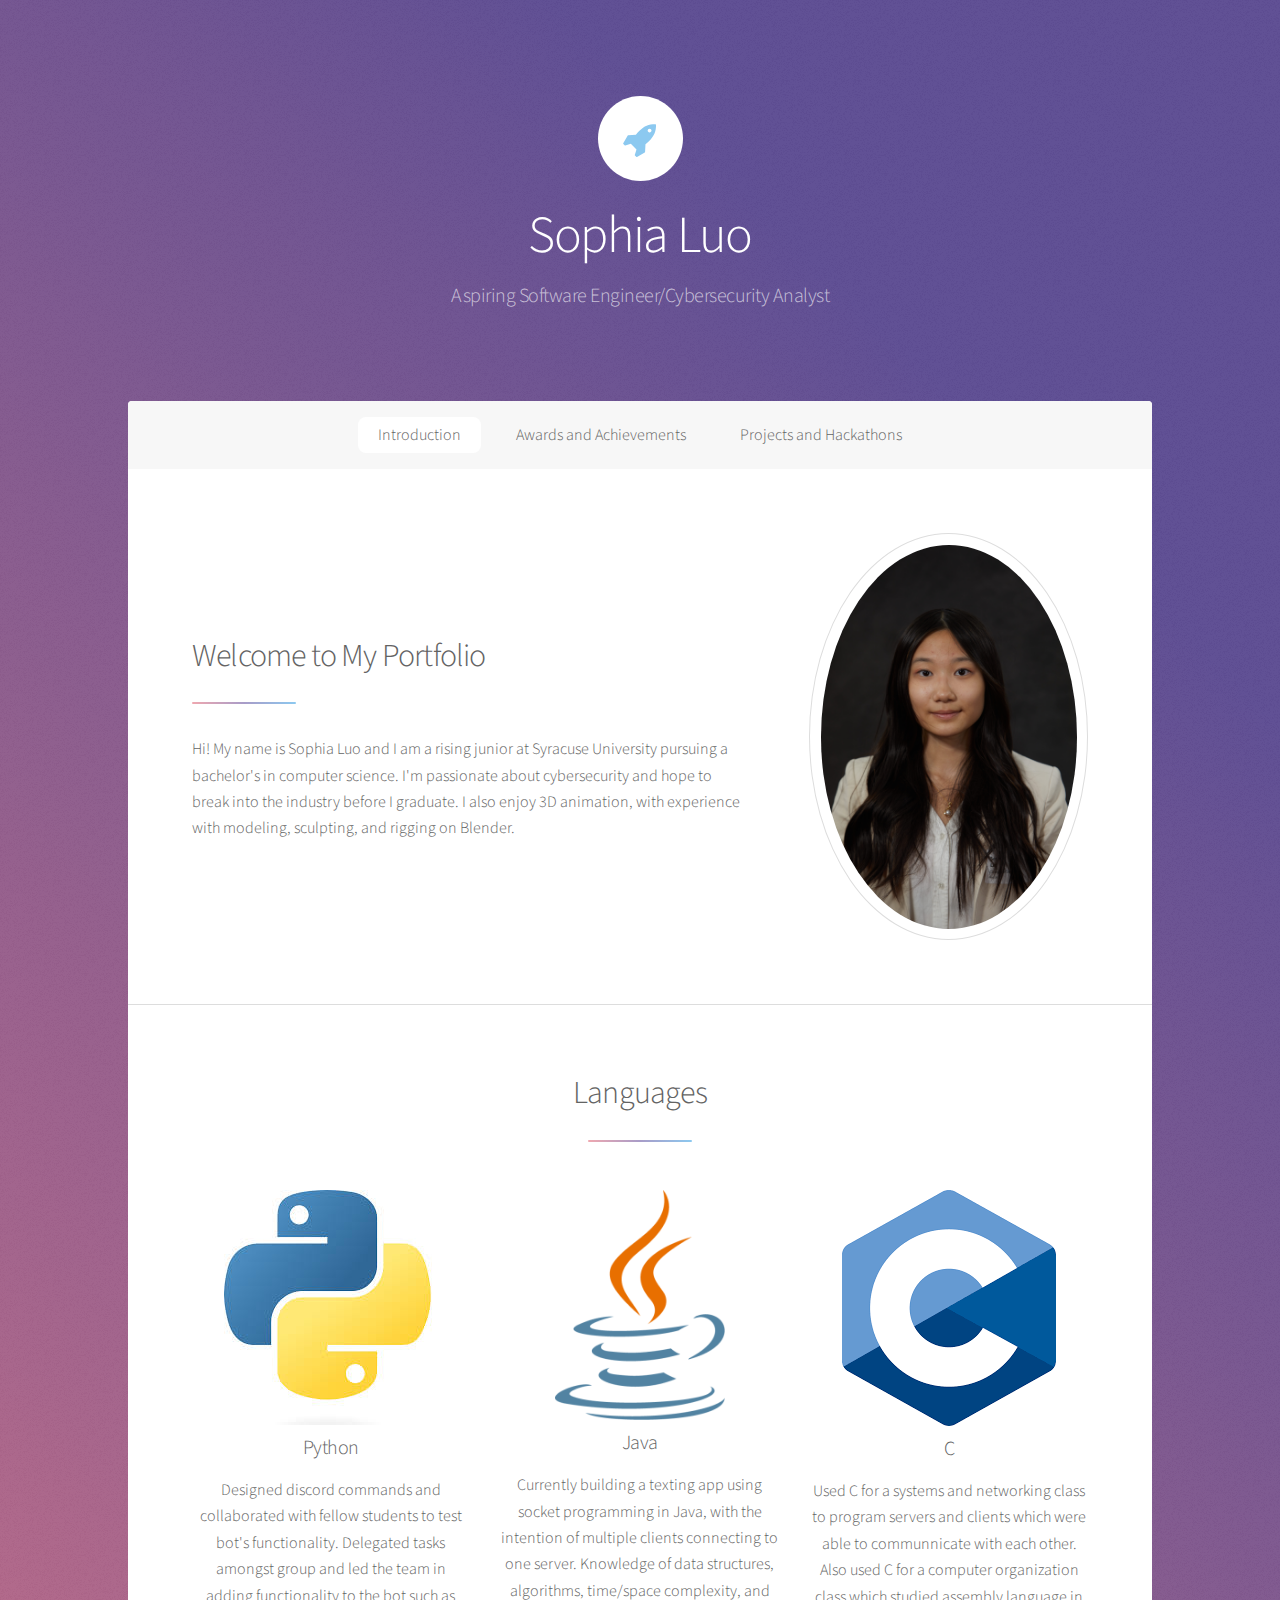
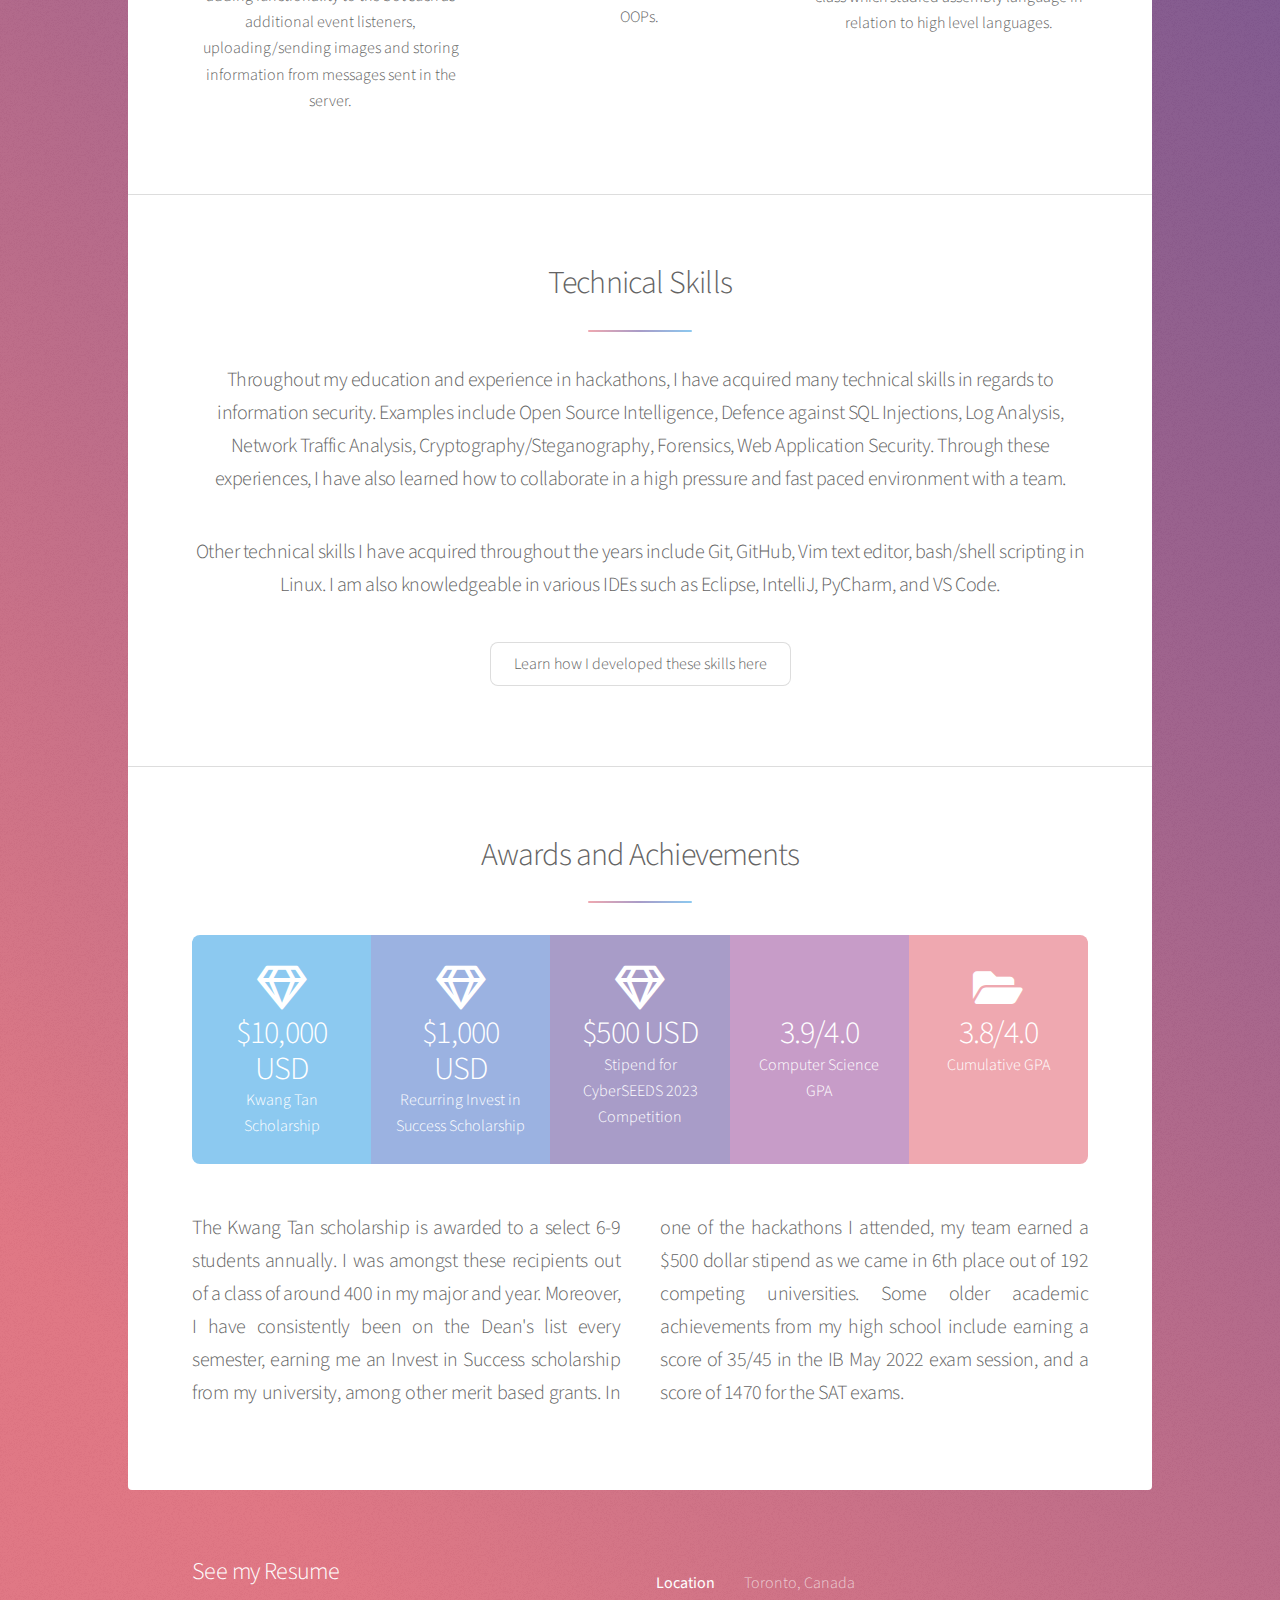
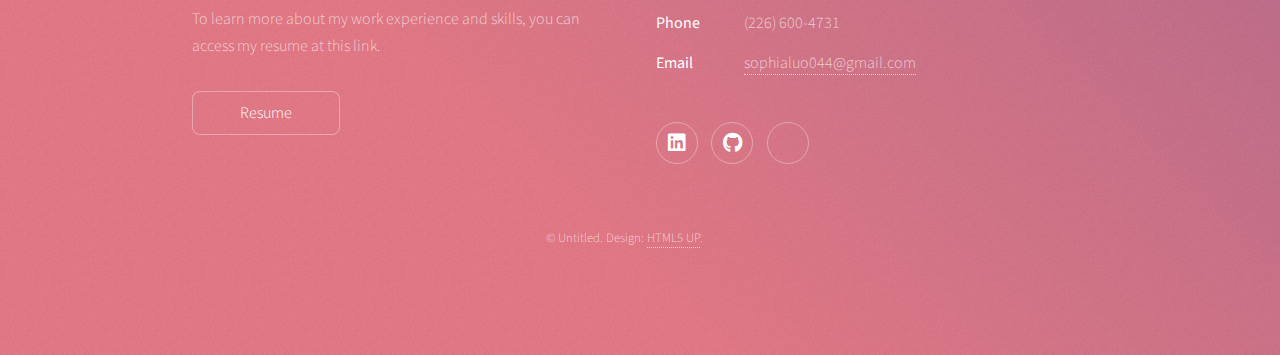
<file: index.html>
<!DOCTYPE HTML>
<!--
	Stellar by HTML5 UP
	html5up.net | @ajlkn
	Free for personal and commercial use under the CCA 3.0 license (html5up.net/license)
-->
<html>
	<head>
		<title>SL Portfolio</title>
		<meta charset="utf-8" />
		<meta name="viewport" content="width=device-width, initial-scale=1, user-scalable=no" />
		<link rel="stylesheet" href="assets/css/main.css" />
		<noscript><link rel="stylesheet" href="assets/css/noscript.css" /></noscript>
	</head>
	<body class="is-preload">

		<!-- Wrapper -->
			<div id="wrapper">

				<!-- Header -->
					<header id="header" class="alt">
						<span class="logo"><img src="images/logo.svg" alt="" /></span>
						<h1>Sophia Luo</h1>
						<p>Aspiring Software Engineer/Cybersecurity Analyst<br />
						</p>
					</header>

				<!-- Nav -->
					<nav id="nav">
						<ul>
							<li><a href="#intro" class="active">Introduction</a></li>
							<li><a href="#awards">Awards and Achievements</a></li>
							<li><a href="generic.html">Projects and Hackathons</a></li>
						</ul>
					</nav>

				<!-- Main -->
					<div id="main">

						<!-- Introduction -->
							<section id="intro" class="main">
								<div class="spotlight">
									<div class="content">
										<header class="major">
											<h2>Welcome to My Portfolio</h2>
										</header>
										<p>Hi! My name is Sophia Luo and I am a rising junior at Syracuse University pursuing a bachelor's in computer science.
											I'm passionate about cybersecurity and hope to break into the industry before I graduate. I also enjoy
											3D animation, with experience with modeling, sculpting, and rigging on Blender. 
										</p>
									</div>
									<span class="image"><img src="images/2C7A9367.jpg" alt="" /></span>
								</div>
							</section>

						<!-- First Section -->
							<section id="first" class="main special">
								<header class="major">
									<h2>Languages</h2>
								</header>
								<ul class="features">
									<li>
										<img src ="images/python.jpeg">
										<h3>Python</h3>
										<p>Designed discord commands and collaborated with fellow students to test bot's functionality. Delegated tasks amongst group and led the team in adding functionality to the bot such as additional event listeners, uploading/sending images and storing information from messages sent in the server.</p>
									</li>
									<li>
										<img src = "images/java-icon-378x512-w60vlu77.png" style="width: 170px">
										<h3>Java</h3>
										<p>Currently building a texting app using socket programming in Java, with the intention of multiple clients connecting to one server. Knowledge of data structures, algorithms, time/space complexity, and OOPs. </p>
									</li>
									<li>
										<img src="images/c.png">
										<h3>C</h3>
										<p>Used C for a systems and networking class to program servers and clients which were able to communnicate with each other. Also used C for a computer organization class which studied assembly language in relation to high level languages.</p>
									</li>
								</ul>
							</section>

						<!-- Second Section -->
							<section id="second" class="main special">
								<header class="major">
									<h2>Technical Skills</h2>
									<p>Throughout my education and experience in hackathons, I have acquired many technical skills in regards to information security. Examples include
										Open Source Intelligence, Defence against SQL Injections, Log Analysis, Network Traffic Analysis, Cryptography/Steganography, Forensics, Web Application Security.
										Through these experiences, I have also learned how to collaborate in a high pressure and fast paced environment with a team. 
									</p>
									<p>
										Other technical skills I have acquired throughout the years include Git, GitHub, Vim text editor, bash/shell scripting in Linux. I am also knowledgeable in 
										various IDEs such as Eclipse, IntelliJ, PyCharm, and VS Code. 
									</p>
									
									<a href="generic.html" class="button">Learn how I developed these skills here</a>
									
								</header>
							</section>

						<!-- Third Section-->
							<section id="awards" class = "main special">
								<header class = "major">
									<h2>Awards and Achievements</h2>
									<ul class="statistics">
										<li class="style5">
											<span class="icon fa-gem"></span>
											<strong>$10,000 USD</strong>Kwang Tan Scholarship
										</li>
										<li class="style4">
											<span class="icon fa-gem"></span>
											<strong>$1,000 USD</strong>Recurring Invest in Success Scholarship
										</li>
										<li class="style3">
											<span class="icon fa-gem"></span>
											<strong>$500 USD</strong>Stipend for CyberSEEDS 2023 Competition
										</li>
										<li class="style2">
											<span class="icon fa-code-branch"></span>
											<strong>3.9/4.0</strong> Computer Science GPA
										</li>
										<li class="style1">
											<span class="icon solid fa-folder-open"></span>
											<strong>3.8/4.0</strong> Cumulative GPA
										</li>
										
									</ul>
									<p class="content">
										The Kwang Tan scholarship is awarded to a select 6-9 students annually. I was amongst these recipients out of a class of around 400 in my major and  year.
										Moreover, I have consistently been on the Dean's list every semester, earning me an Invest in Success scholarship from my university, among other merit based
										grants. In one of the hackathons I attended, my team earned a $500 dollar stipend as we came in 6th place out of 192 competing universities. 
										Some older academic achievements from my high school include earning a score of 35/45 in the IB May 2022 exam session, and a score of 1470 for the SAT exams. 
									</p>
	
								</header>
							</section>


								

					</div>

				<!-- Footer -->
					<footer id="footer">
						<section>
							<h2>See my Resume</h2>
							<p>To learn more about my work experience and skills, you can access my resume at this link. </p>
							<ul class="actions">
								<li><a href="images/resume.pdf" class="button">Resume</a></li>
							</ul>
						</section>
						<section>
							<h2></h2>
							<dl class="alt">
								<dt>Location</dt>
								<dd>Toronto, Canada</dd>
								<dt>Phone</dt>
								<dd>(226) 600-4731</dd>
								<dt>Email</dt>
								<dd><a href="#">sophialuo044@gmail.com</a></dd>
							</dl>
							<ul class="icons">
								<li><a href="https://www.linkedin.com/in/sophia-luo2/" class="icon brands fa-brands fa-linkedin alt"><span class="label">LinkedIn</span></a></li>
								<li><a href="https://github.com/SophiaLuo50623" class="icon brands fa-github alt"><span class="label">GitHub</span></a></li>
								<li><a href="https://leetcode.com/u/m57nebula/" class="icon fa-solid fa-laptop alt"><span class = "label" >Leetcode</span></a></li>
							</ul>
						</section>
						<p class="copyright">&copy; Untitled. Design: <a href="https://html5up.net">HTML5 UP</a>.</p>
					</footer>

			</div>

		<!-- Scripts -->
			<script src="assets/js/jquery.min.js"></script>
			<script src="assets/js/jquery.scrollex.min.js"></script>
			<script src="assets/js/jquery.scrolly.min.js"></script>
			<script src="assets/js/browser.min.js"></script>
			<script src="assets/js/breakpoints.min.js"></script>
			<script src="assets/js/util.js"></script>
			<script src="assets/js/main.js"></script>

	</body>
</html>
</file>
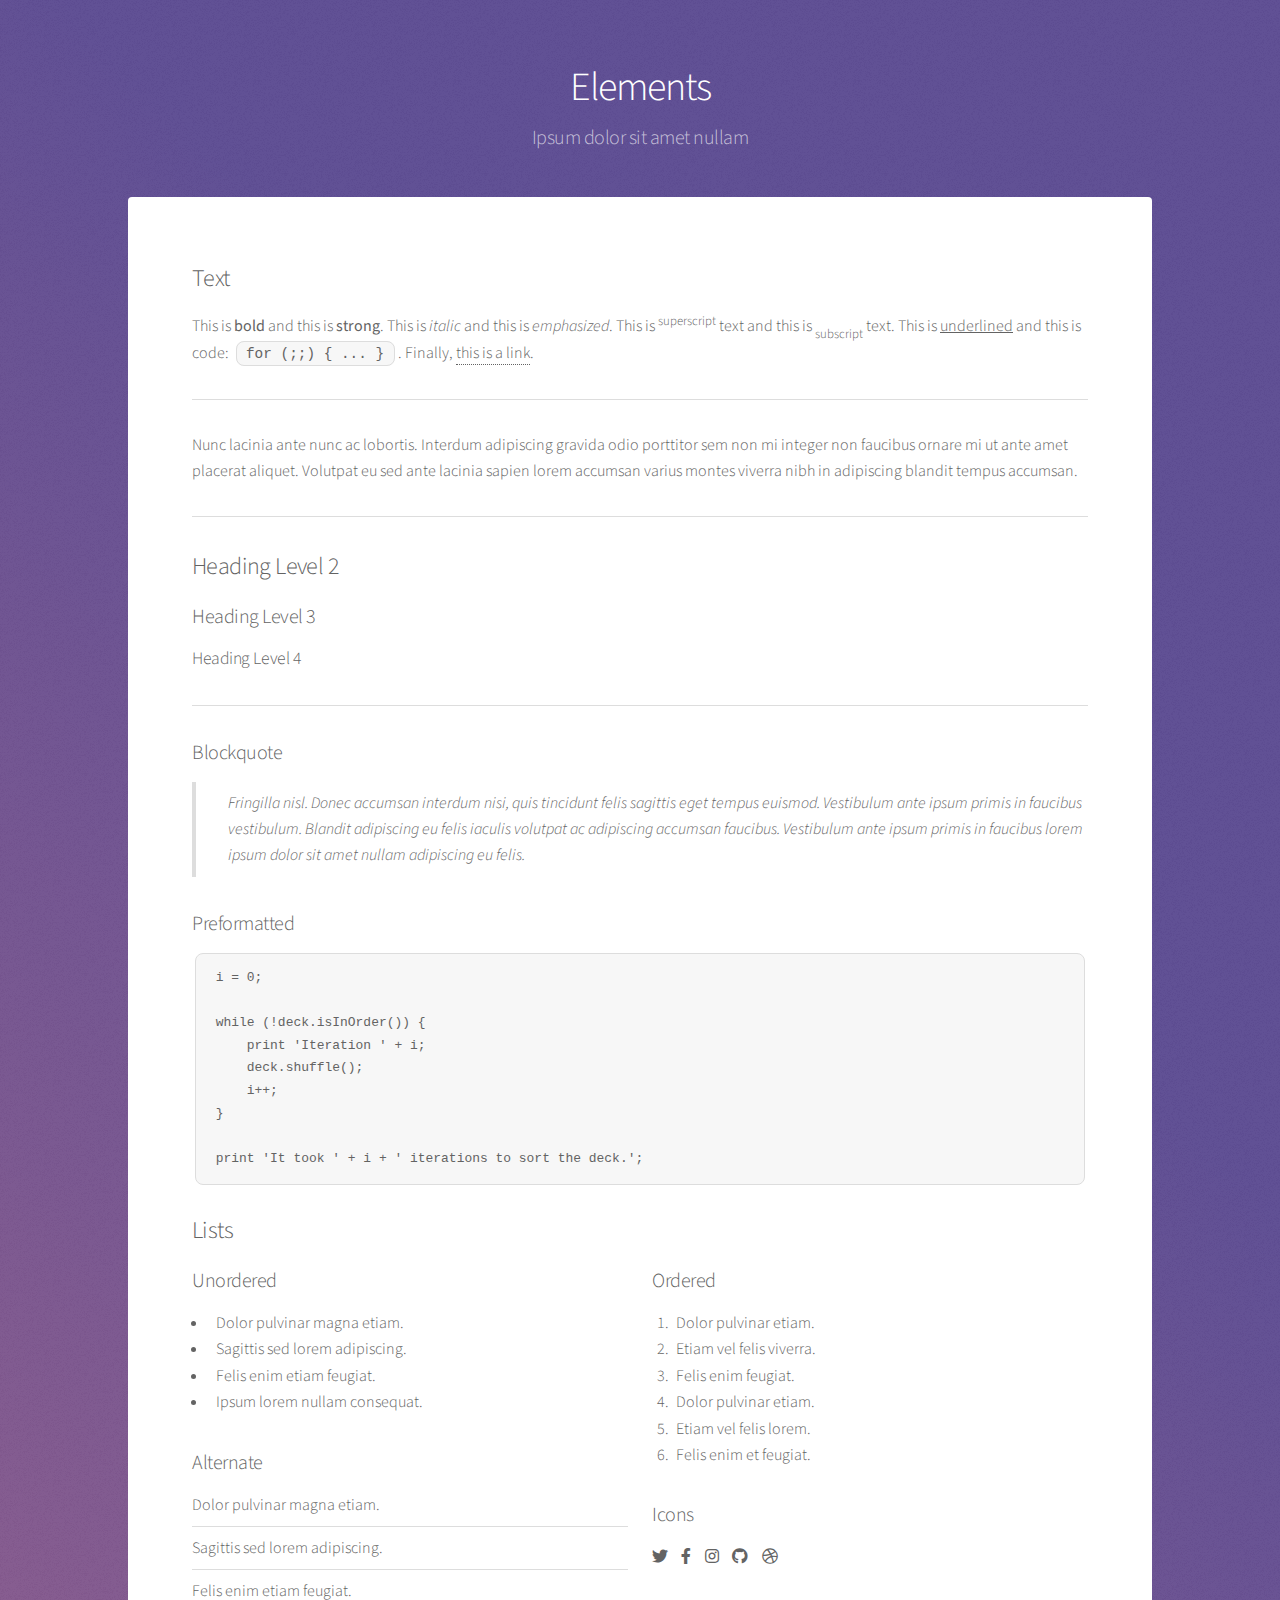
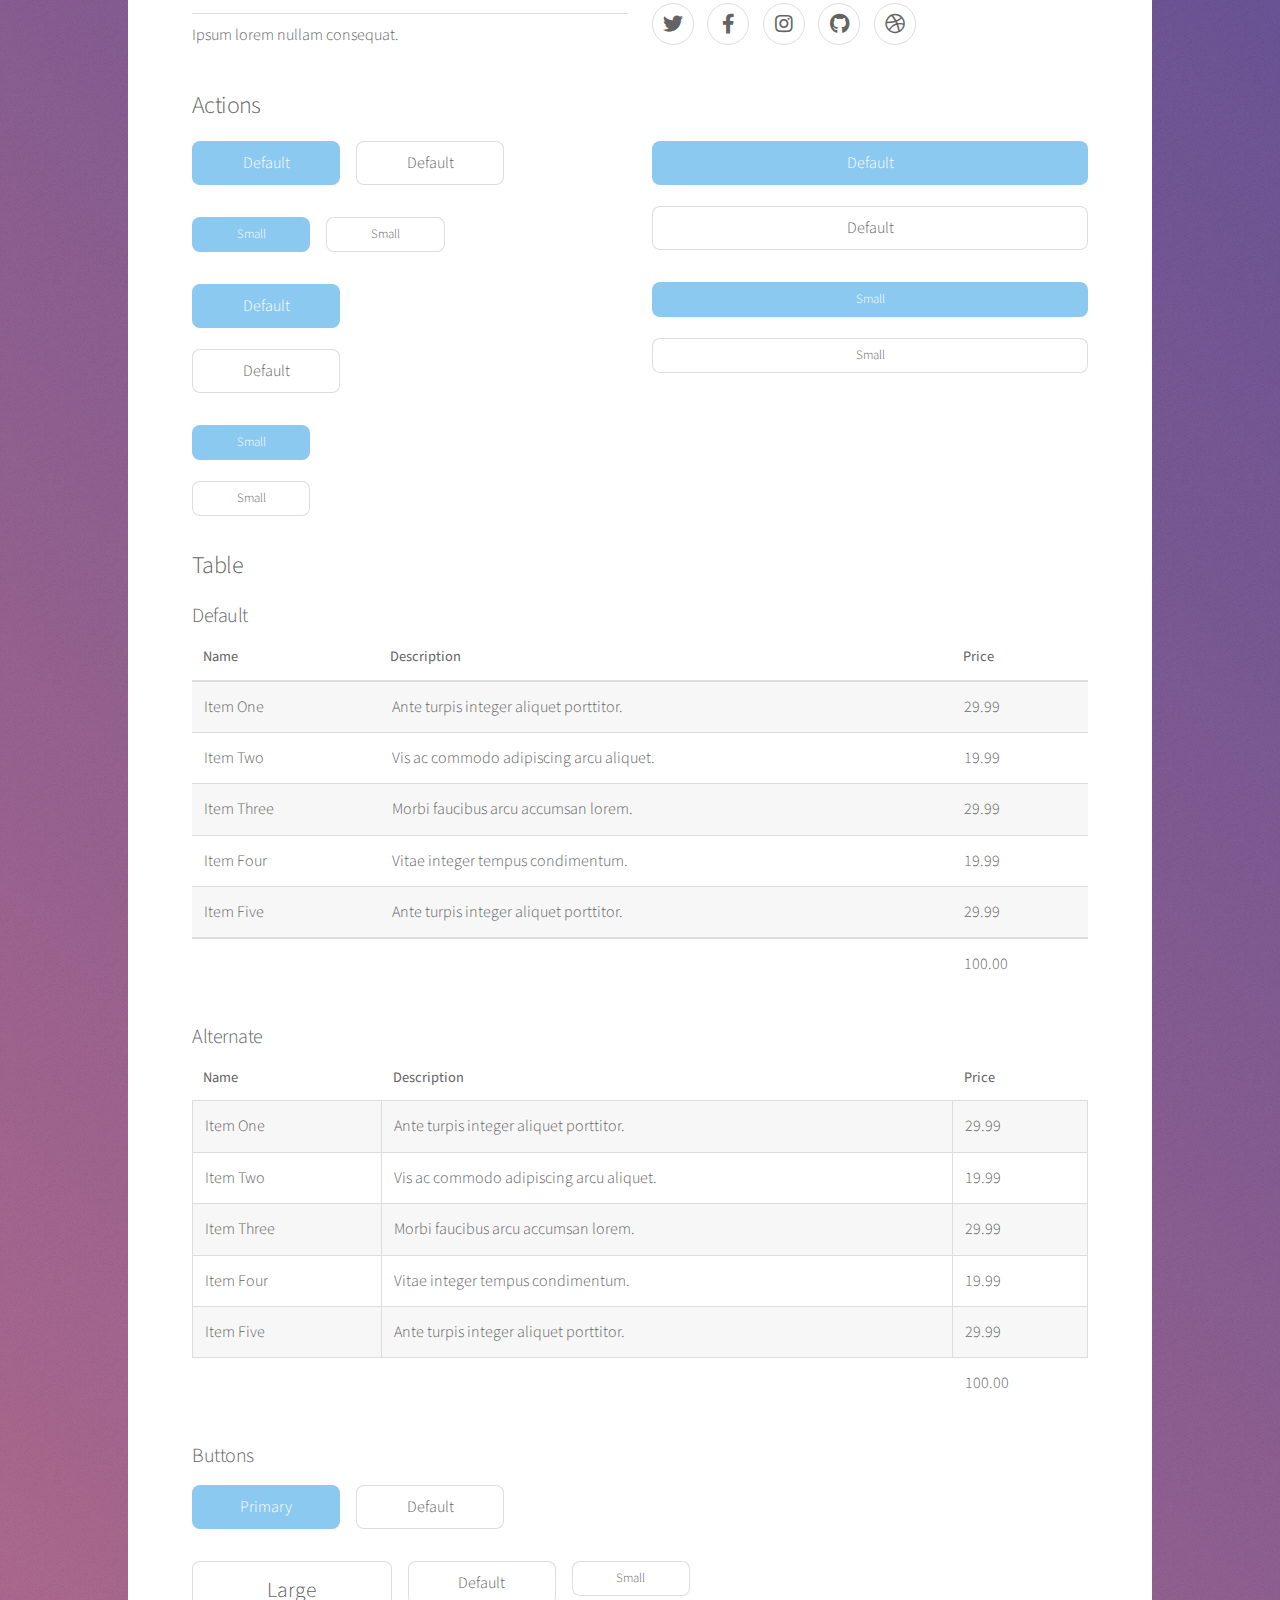
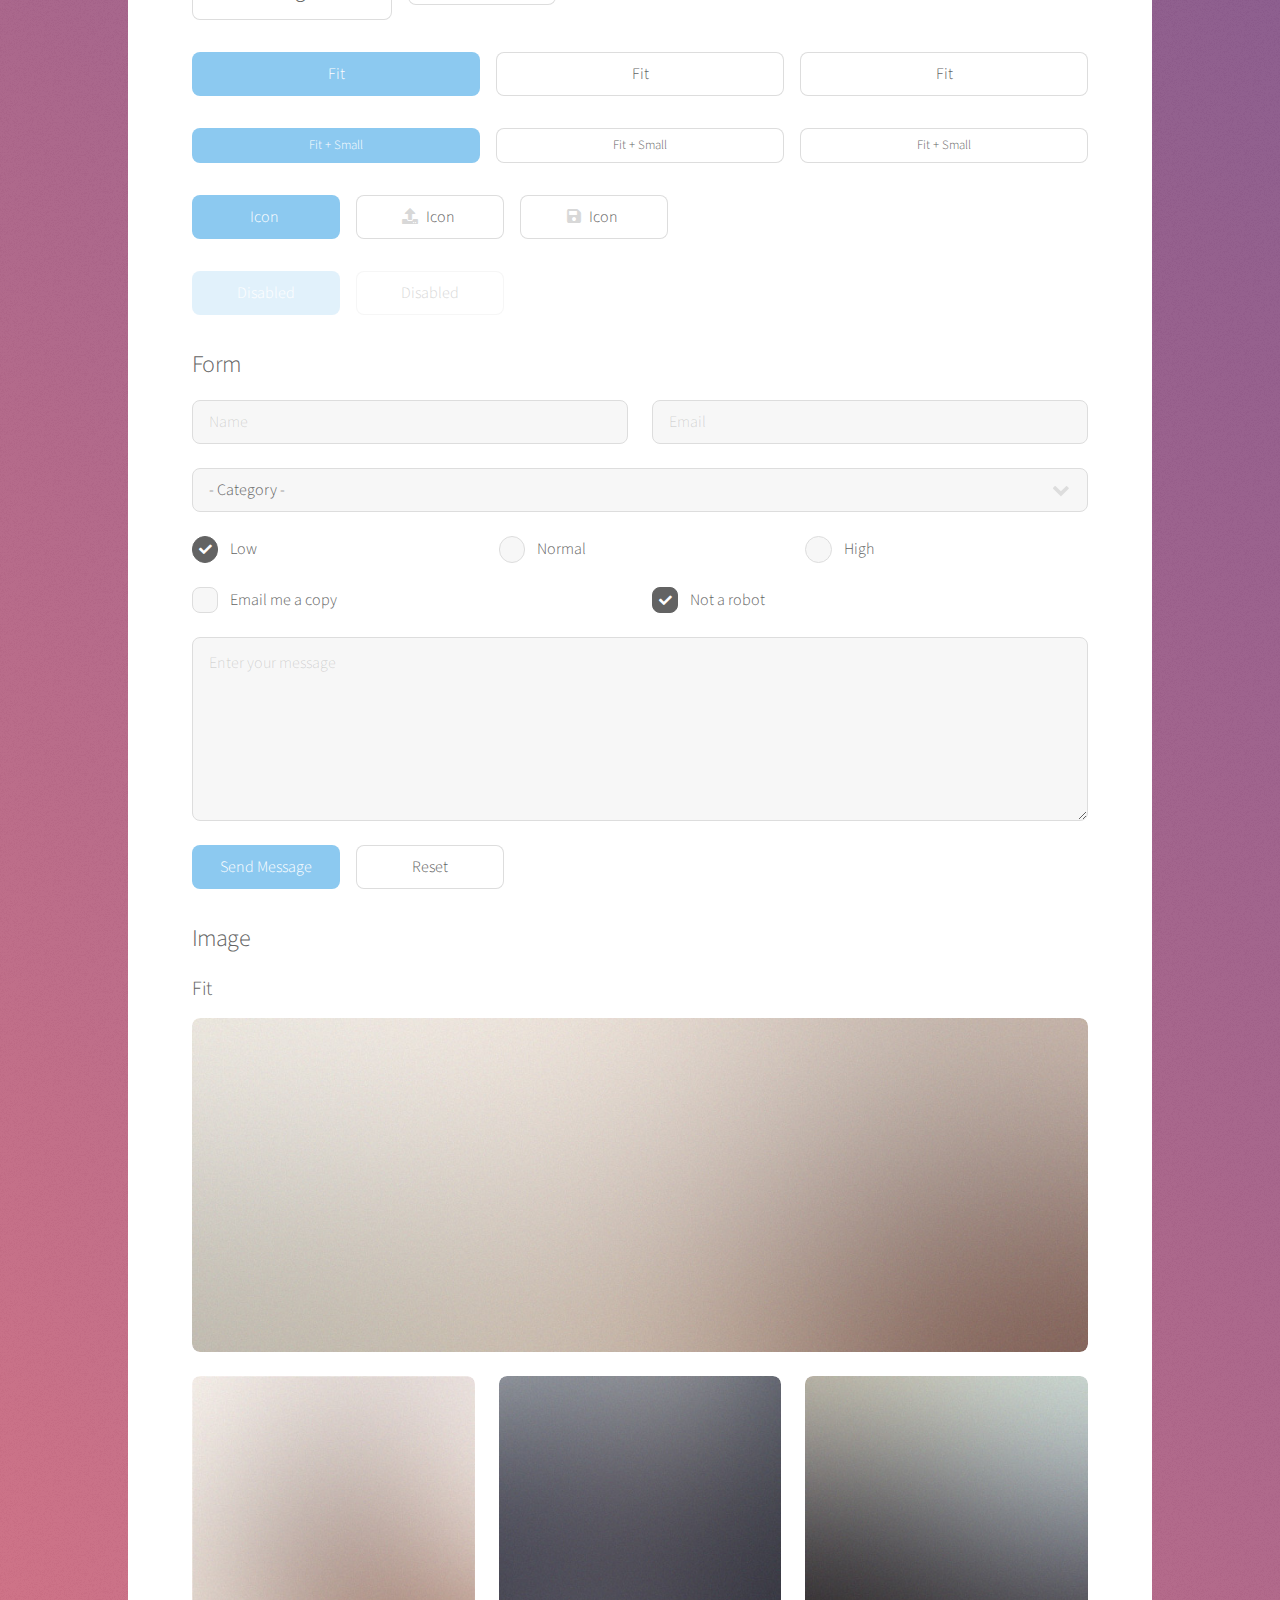
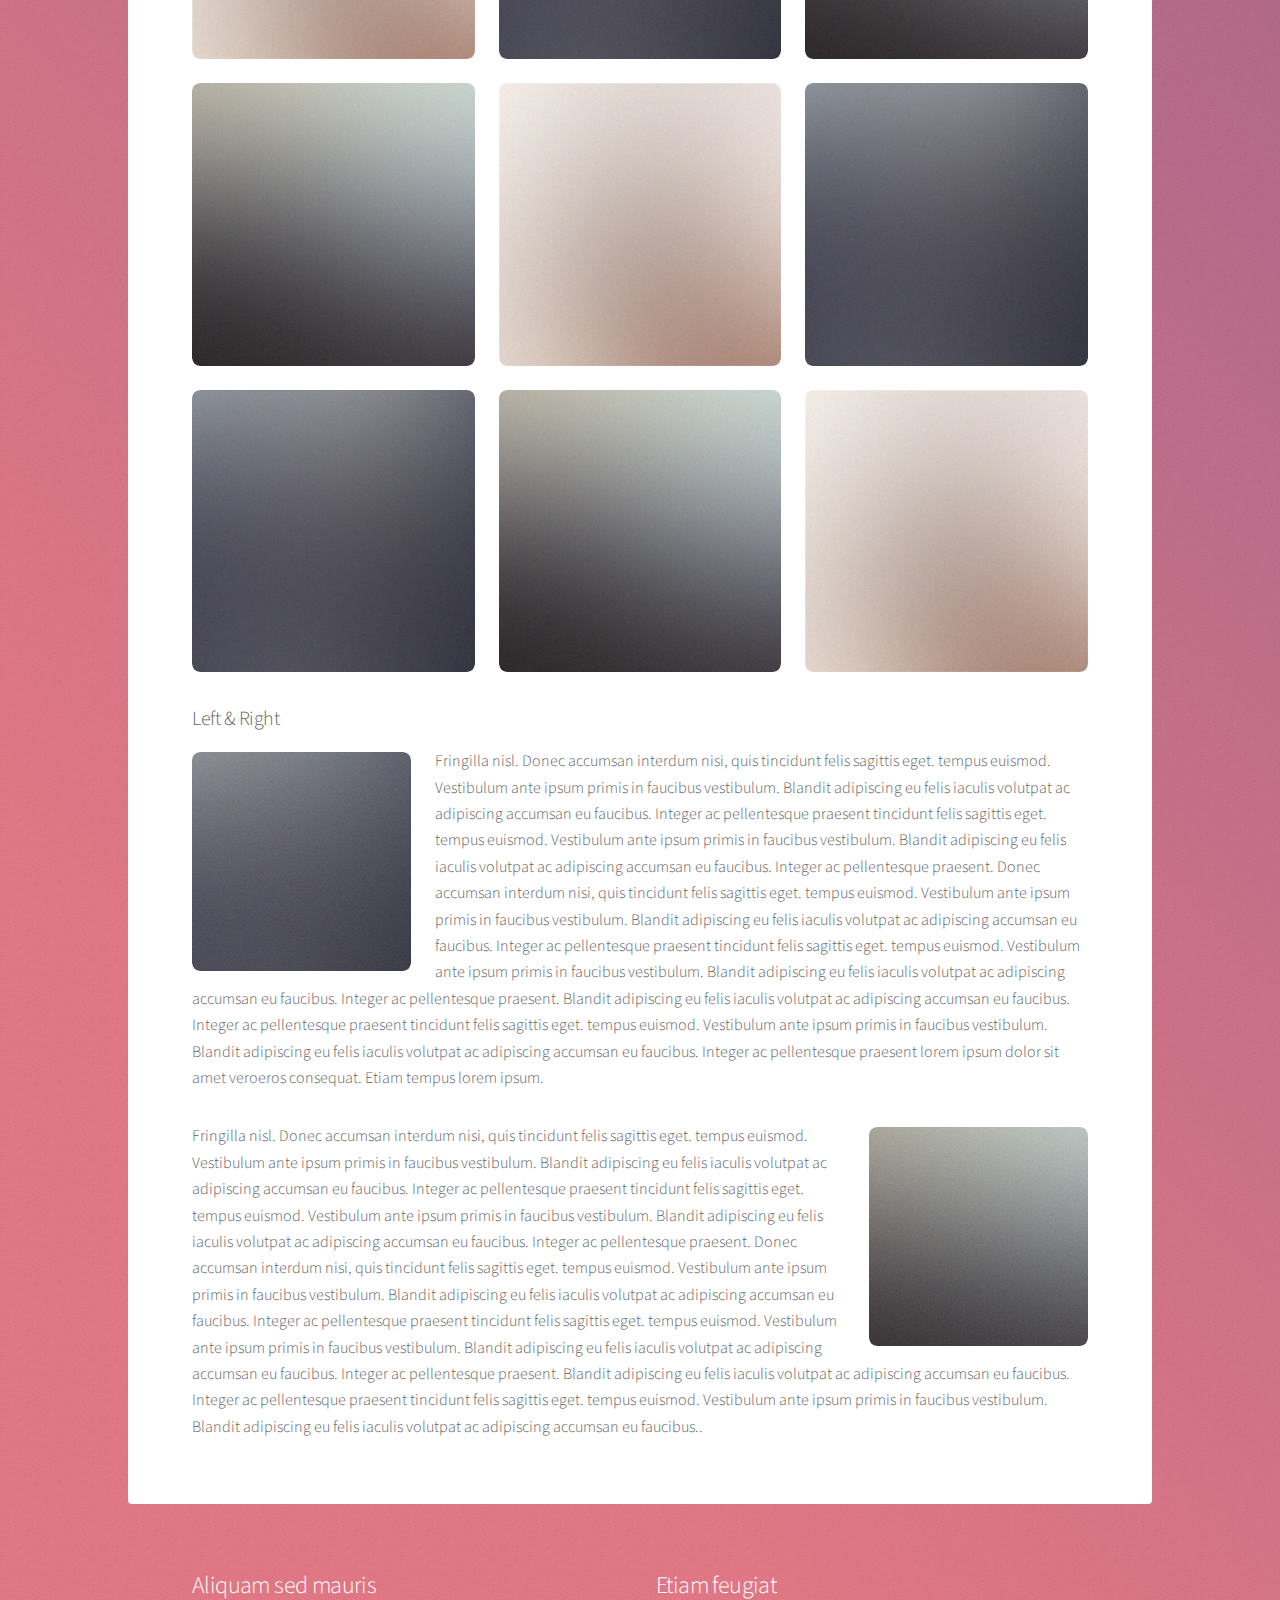
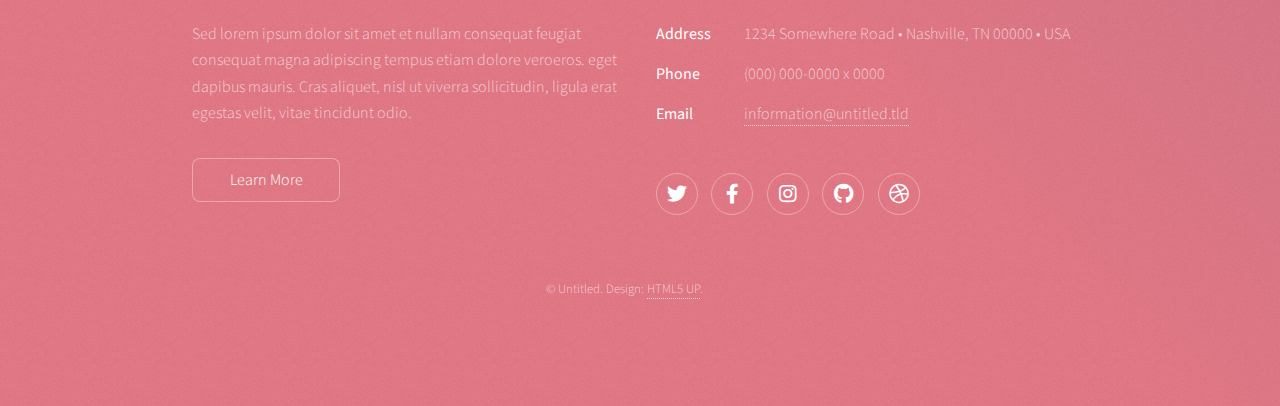
<file: elements.html>
<!DOCTYPE HTML>
<!--
	Stellar by HTML5 UP
	html5up.net | @ajlkn
	Free for personal and commercial use under the CCA 3.0 license (html5up.net/license)
-->
<html>
	<head>
		<title>Elements - Stellar by HTML5 UP</title>
		<meta charset="utf-8" />
		<meta name="viewport" content="width=device-width, initial-scale=1, user-scalable=no" />
		<link rel="stylesheet" href="assets/css/main.css" />
		<noscript><link rel="stylesheet" href="assets/css/noscript.css" /></noscript>
	</head>
	<body class="is-preload">

		<!-- Wrapper -->
			<div id="wrapper">

				<!-- Header -->
					<header id="header">
						<h1>Elements</h1>
						<p>Ipsum dolor sit amet nullam</p>
					</header>

				<!-- Main -->
					<div id="main">

						<!-- Content -->
							<section id="content" class="main">

								<!-- Text -->
									<section>
										<h2>Text</h2>
										<p>This is <b>bold</b> and this is <strong>strong</strong>. This is <i>italic</i> and this is <em>emphasized</em>.
										This is <sup>superscript</sup> text and this is <sub>subscript</sub> text.
										This is <u>underlined</u> and this is code: <code>for (;;) { ... }</code>. Finally, <a href="#">this is a link</a>.</p>
										<hr />
										<p>Nunc lacinia ante nunc ac lobortis. Interdum adipiscing gravida odio porttitor sem non mi integer non faucibus ornare mi ut ante amet placerat aliquet. Volutpat eu sed ante lacinia sapien lorem accumsan varius montes viverra nibh in adipiscing blandit tempus accumsan.</p>
										<hr />
										<h2>Heading Level 2</h2>
										<h3>Heading Level 3</h3>
										<h4>Heading Level 4</h4>
										<hr />
										<h3>Blockquote</h3>
										<blockquote>Fringilla nisl. Donec accumsan interdum nisi, quis tincidunt felis sagittis eget tempus euismod. Vestibulum ante ipsum primis in faucibus vestibulum. Blandit adipiscing eu felis iaculis volutpat ac adipiscing accumsan faucibus. Vestibulum ante ipsum primis in faucibus lorem ipsum dolor sit amet nullam adipiscing eu felis.</blockquote>
										<h3>Preformatted</h3>
										<pre><code>i = 0;

while (!deck.isInOrder()) {
    print 'Iteration ' + i;
    deck.shuffle();
    i++;
}

print 'It took ' + i + ' iterations to sort the deck.';</code></pre>
									</section>

								<!-- Lists -->
									<section>
										<h2>Lists</h2>
										<div class="row">
											<div class="col-6 col-12-medium">
												<h3>Unordered</h3>
												<ul>
													<li>Dolor pulvinar magna etiam.</li>
													<li>Sagittis sed lorem adipiscing.</li>
													<li>Felis enim etiam feugiat.</li>
													<li>Ipsum lorem nullam consequat.</li>
												</ul>
												<h3>Alternate</h3>
												<ul class="alt">
													<li>Dolor pulvinar magna etiam.</li>
													<li>Sagittis sed lorem adipiscing.</li>
													<li>Felis enim etiam feugiat.</li>
													<li>Ipsum lorem nullam consequat.</li>
												</ul>
											</div>
											<div class="col-6 col-12-medium">
												<h3>Ordered</h3>
												<ol>
													<li>Dolor pulvinar etiam.</li>
													<li>Etiam vel felis viverra.</li>
													<li>Felis enim feugiat.</li>
													<li>Dolor pulvinar etiam.</li>
													<li>Etiam vel felis lorem.</li>
													<li>Felis enim et feugiat.</li>
												</ol>
												<h3>Icons</h3>
												<ul class="icons">
													<li><a href="#" class="icon brands fa-twitter"><span class="label">Twitter</span></a></li>
													<li><a href="#" class="icon brands fa-facebook-f"><span class="label">Facebook</span></a></li>
													<li><a href="#" class="icon brands fa-instagram"><span class="label">Instagram</span></a></li>
													<li><a href="#" class="icon brands fa-github"><span class="label">GitHub</span></a></li>
													<li><a href="#" class="icon brands fa-dribbble"><span class="label">Dribbble</span></a></li>
												</ul>
												<ul class="icons">
													<li><a href="#" class="icon brands alt fa-twitter"><span class="label">Twitter</span></a></li>
													<li><a href="#" class="icon brands alt fa-facebook-f"><span class="label">Facebook</span></a></li>
													<li><a href="#" class="icon brands alt fa-instagram"><span class="label">Instagram</span></a></li>
													<li><a href="#" class="icon brands alt fa-github"><span class="label">GitHub</span></a></li>
													<li><a href="#" class="icon brands alt fa-dribbble"><span class="label">Dribbble</span></a></li>
												</ul>
											</div>
										</div>
										<h2>Actions</h2>
										<div class="row">
											<div class="col-6 col-12-medium">
												<ul class="actions">
													<li><a href="#" class="button primary">Default</a></li>
													<li><a href="#" class="button">Default</a></li>
												</ul>
												<ul class="actions small">
													<li><a href="#" class="button primary small">Small</a></li>
													<li><a href="#" class="button small">Small</a></li>
												</ul>
												<ul class="actions stacked">
													<li><a href="#" class="button primary">Default</a></li>
													<li><a href="#" class="button">Default</a></li>
												</ul>
												<ul class="actions stacked">
													<li><a href="#" class="button primary small">Small</a></li>
													<li><a href="#" class="button small">Small</a></li>
												</ul>
											</div>
											<div class="col-6 col-12-medium">
												<ul class="actions stacked">
													<li><a href="#" class="button primary fit">Default</a></li>
													<li><a href="#" class="button fit">Default</a></li>
												</ul>
												<ul class="actions stacked">
													<li><a href="#" class="button primary small fit">Small</a></li>
													<li><a href="#" class="button small fit">Small</a></li>
												</ul>
											</div>
										</div>
									</section>

								<!-- Table -->
									<section>
										<h2>Table</h2>
										<h3>Default</h3>
										<div class="table-wrapper">
											<table>
												<thead>
													<tr>
														<th>Name</th>
														<th>Description</th>
														<th>Price</th>
													</tr>
												</thead>
												<tbody>
													<tr>
														<td>Item One</td>
														<td>Ante turpis integer aliquet porttitor.</td>
														<td>29.99</td>
													</tr>
													<tr>
														<td>Item Two</td>
														<td>Vis ac commodo adipiscing arcu aliquet.</td>
														<td>19.99</td>
													</tr>
													<tr>
														<td>Item Three</td>
														<td> Morbi faucibus arcu accumsan lorem.</td>
														<td>29.99</td>
													</tr>
													<tr>
														<td>Item Four</td>
														<td>Vitae integer tempus condimentum.</td>
														<td>19.99</td>
													</tr>
													<tr>
														<td>Item Five</td>
														<td>Ante turpis integer aliquet porttitor.</td>
														<td>29.99</td>
													</tr>
												</tbody>
												<tfoot>
													<tr>
														<td colspan="2"></td>
														<td>100.00</td>
													</tr>
												</tfoot>
											</table>
										</div>

										<h3>Alternate</h3>
										<div class="table-wrapper">
											<table class="alt">
												<thead>
													<tr>
														<th>Name</th>
														<th>Description</th>
														<th>Price</th>
													</tr>
												</thead>
												<tbody>
													<tr>
														<td>Item One</td>
														<td>Ante turpis integer aliquet porttitor.</td>
														<td>29.99</td>
													</tr>
													<tr>
														<td>Item Two</td>
														<td>Vis ac commodo adipiscing arcu aliquet.</td>
														<td>19.99</td>
													</tr>
													<tr>
														<td>Item Three</td>
														<td> Morbi faucibus arcu accumsan lorem.</td>
														<td>29.99</td>
													</tr>
													<tr>
														<td>Item Four</td>
														<td>Vitae integer tempus condimentum.</td>
														<td>19.99</td>
													</tr>
													<tr>
														<td>Item Five</td>
														<td>Ante turpis integer aliquet porttitor.</td>
														<td>29.99</td>
													</tr>
												</tbody>
												<tfoot>
													<tr>
														<td colspan="2"></td>
														<td>100.00</td>
													</tr>
												</tfoot>
											</table>
										</div>
									</section>

								<!-- Buttons -->
									<section>
										<h3>Buttons</h3>
										<ul class="actions">
											<li><a href="#" class="button primary">Primary</a></li>
											<li><a href="#" class="button">Default</a></li>
										</ul>
										<ul class="actions">
											<li><a href="#" class="button large">Large</a></li>
											<li><a href="#" class="button">Default</a></li>
											<li><a href="#" class="button small">Small</a></li>
										</ul>
										<ul class="actions fit">
											<li><a href="#" class="button primary fit">Fit</a></li>
											<li><a href="#" class="button fit">Fit</a></li>
											<li><a href="#" class="button fit">Fit</a></li>
										</ul>
										<ul class="actions fit small">
											<li><a href="#" class="button primary fit small">Fit + Small</a></li>
											<li><a href="#" class="button fit small">Fit + Small</a></li>
											<li><a href="#" class="button fit small">Fit + Small</a></li>
										</ul>
										<ul class="actions">
											<li><a href="#" class="button primary icon solidfa-download">Icon</a></li>
											<li><a href="#" class="button icon solid fa-upload">Icon</a></li>
											<li><a href="#" class="button icon solid fa-save">Icon</a></li>
										</ul>
										<ul class="actions">
											<li><span class="button primary disabled">Disabled</span></li>
											<li><span class="button disabled">Disabled</span></li>
										</ul>
									</section>

								<!-- Form -->
									<section>
										<h2>Form</h2>
										<form method="post" action="#">
											<div class="row gtr-uniform">
												<div class="col-6 col-12-xsmall">
													<input type="text" name="demo-name" id="demo-name" value="" placeholder="Name" />
												</div>
												<div class="col-6 col-12-xsmall">
													<input type="email" name="demo-email" id="demo-email" value="" placeholder="Email" />
												</div>
												<div class="col-12">
													<select name="demo-category" id="demo-category">
														<option value="">- Category -</option>
														<option value="1">Manufacturing</option>
														<option value="1">Shipping</option>
														<option value="1">Administration</option>
														<option value="1">Human Resources</option>
													</select>
												</div>
												<div class="col-4 col-12-small">
													<input type="radio" id="demo-priority-low" name="demo-priority" checked>
													<label for="demo-priority-low">Low</label>
												</div>
												<div class="col-4 col-12-small">
													<input type="radio" id="demo-priority-normal" name="demo-priority">
													<label for="demo-priority-normal">Normal</label>
												</div>
												<div class="col-4 col-12-small">
													<input type="radio" id="demo-priority-high" name="demo-priority">
													<label for="demo-priority-high">High</label>
												</div>
												<div class="col-6 col-12-small">
													<input type="checkbox" id="demo-copy" name="demo-copy">
													<label for="demo-copy">Email me a copy</label>
												</div>
												<div class="col-6 col-12-small">
													<input type="checkbox" id="demo-human" name="demo-human" checked>
													<label for="demo-human">Not a robot</label>
												</div>
												<div class="col-12">
													<textarea name="demo-message" id="demo-message" placeholder="Enter your message" rows="6"></textarea>
												</div>
												<div class="col-12">
													<ul class="actions">
														<li><input type="submit" value="Send Message" class="primary" /></li>
														<li><input type="reset" value="Reset" /></li>
													</ul>
												</div>
											</div>
										</form>
									</section>

								<!-- Image -->
									<section>
										<h2>Image</h2>
										<h3>Fit</h3>
										<div class="box alt">
											<div class="row gtr-uniform">
												<div class="col-12"><span class="image fit"><img src="images/pic04.jpg" alt="" /></span></div>
												<div class="col-4"><span class="image fit"><img src="images/pic01.jpg" alt="" /></span></div>
												<div class="col-4"><span class="image fit"><img src="images/pic02.jpg" alt="" /></span></div>
												<div class="col-4"><span class="image fit"><img src="images/pic03.jpg" alt="" /></span></div>
												<div class="col-4"><span class="image fit"><img src="images/pic03.jpg" alt="" /></span></div>
												<div class="col-4"><span class="image fit"><img src="images/pic01.jpg" alt="" /></span></div>
												<div class="col-4"><span class="image fit"><img src="images/pic02.jpg" alt="" /></span></div>
												<div class="col-4"><span class="image fit"><img src="images/pic02.jpg" alt="" /></span></div>
												<div class="col-4"><span class="image fit"><img src="images/pic03.jpg" alt="" /></span></div>
												<div class="col-4"><span class="image fit"><img src="images/pic01.jpg" alt="" /></span></div>
											</div>
										</div>
										<h3>Left &amp; Right</h3>
										<p><span class="image left"><img src="images/pic05.jpg" alt="" /></span>Fringilla nisl. Donec accumsan interdum nisi, quis tincidunt felis sagittis eget. tempus euismod. Vestibulum ante ipsum primis in faucibus vestibulum. Blandit adipiscing eu felis iaculis volutpat ac adipiscing accumsan eu faucibus. Integer ac pellentesque praesent tincidunt felis sagittis eget. tempus euismod. Vestibulum ante ipsum primis in faucibus vestibulum. Blandit adipiscing eu felis iaculis volutpat ac adipiscing accumsan eu faucibus. Integer ac pellentesque praesent. Donec accumsan interdum nisi, quis tincidunt felis sagittis eget. tempus euismod. Vestibulum ante ipsum primis in faucibus vestibulum. Blandit adipiscing eu felis iaculis volutpat ac adipiscing accumsan eu faucibus. Integer ac pellentesque praesent tincidunt felis sagittis eget. tempus euismod. Vestibulum ante ipsum primis in faucibus vestibulum. Blandit adipiscing eu felis iaculis volutpat ac adipiscing accumsan eu faucibus. Integer ac pellentesque praesent. Blandit adipiscing eu felis iaculis volutpat ac adipiscing accumsan eu faucibus. Integer ac pellentesque praesent tincidunt felis sagittis eget. tempus euismod. Vestibulum ante ipsum primis in faucibus vestibulum. Blandit adipiscing eu felis iaculis volutpat ac adipiscing accumsan eu faucibus. Integer ac pellentesque praesent lorem ipsum dolor sit amet veroeros consequat. Etiam tempus lorem ipsum.</p>
										<p><span class="image right"><img src="images/pic06.jpg" alt="" /></span>Fringilla nisl. Donec accumsan interdum nisi, quis tincidunt felis sagittis eget. tempus euismod. Vestibulum ante ipsum primis in faucibus vestibulum. Blandit adipiscing eu felis iaculis volutpat ac adipiscing accumsan eu faucibus. Integer ac pellentesque praesent tincidunt felis sagittis eget. tempus euismod. Vestibulum ante ipsum primis in faucibus vestibulum. Blandit adipiscing eu felis iaculis volutpat ac adipiscing accumsan eu faucibus. Integer ac pellentesque praesent. Donec accumsan interdum nisi, quis tincidunt felis sagittis eget. tempus euismod. Vestibulum ante ipsum primis in faucibus vestibulum. Blandit adipiscing eu felis iaculis volutpat ac adipiscing accumsan eu faucibus. Integer ac pellentesque praesent tincidunt felis sagittis eget. tempus euismod. Vestibulum ante ipsum primis in faucibus vestibulum. Blandit adipiscing eu felis iaculis volutpat ac adipiscing accumsan eu faucibus. Integer ac pellentesque praesent. Blandit adipiscing eu felis iaculis volutpat ac adipiscing accumsan eu faucibus. Integer ac pellentesque praesent tincidunt felis sagittis eget. tempus euismod. Vestibulum ante ipsum primis in faucibus vestibulum. Blandit adipiscing eu felis iaculis volutpat ac adipiscing accumsan eu faucibus..</p>
									</section>

							</section>

					</div>

				<!-- Footer -->
					<footer id="footer">
						<section>
							<h2>Aliquam sed mauris</h2>
							<p>Sed lorem ipsum dolor sit amet et nullam consequat feugiat consequat magna adipiscing tempus etiam dolore veroeros. eget dapibus mauris. Cras aliquet, nisl ut viverra sollicitudin, ligula erat egestas velit, vitae tincidunt odio.</p>
							<ul class="actions">
								<li><a href="#" class="button">Learn More</a></li>
							</ul>
						</section>
						<section>
							<h2>Etiam feugiat</h2>
							<dl class="alt">
								<dt>Address</dt>
								<dd>1234 Somewhere Road &bull; Nashville, TN 00000 &bull; USA</dd>
								<dt>Phone</dt>
								<dd>(000) 000-0000 x 0000</dd>
								<dt>Email</dt>
								<dd><a href="#">information@untitled.tld</a></dd>
							</dl>
							<ul class="icons">
								<li><a href="#" class="icon brands fa-twitter alt"><span class="label">Twitter</span></a></li>
								<li><a href="#" class="icon brands fa-facebook-f alt"><span class="label">Facebook</span></a></li>
								<li><a href="#" class="icon brands fa-instagram alt"><span class="label">Instagram</span></a></li>
								<li><a href="#" class="icon brands fa-github alt"><span class="label">GitHub</span></a></li>
								<li><a href="#" class="icon brands fa-dribbble alt"><span class="label">Dribbble</span></a></li>
							</ul>
						</section>
						<p class="copyright">&copy; Untitled. Design: <a href="https://html5up.net">HTML5 UP</a>.</p>
					</footer>

			</div>

		<!-- Scripts -->
			<script src="assets/js/jquery.min.js"></script>
			<script src="assets/js/jquery.scrollex.min.js"></script>
			<script src="assets/js/jquery.scrolly.min.js"></script>
			<script src="assets/js/browser.min.js"></script>
			<script src="assets/js/breakpoints.min.js"></script>
			<script src="assets/js/util.js"></script>
			<script src="assets/js/main.js"></script>

	</body>
</html>
</file>
<file: assets/css/noscript.css>
/*
	Stellar by HTML5 UP
	html5up.net | @ajlkn
	Free for personal and commercial use under the CCA 3.0 license (html5up.net/license)
*/

/* Header */

	body.is-preload #header.alt > * {
		opacity: 1;
	}

	body.is-preload #header.alt .logo {
		-moz-transform: none;
		-webkit-transform: none;
		-ms-transform: none;
		transform: none;
	}
</file>
<file: assets/css/main.css>
@import url(fontawesome-all.min.css);
@import 'https://fonts.googleapis.com/css?family=Source+Sans+Pro:300,400';

/*
	Stellar by HTML5 UP
	html5up.net | @ajlkn
	Free for personal and commercial use under the CCA 3.0 license (html5up.net/license)
*/

html, body, div, span, applet, object,
iframe, h1, h2, h3, h4, h5, h6, p, blockquote,
pre, a, abbr, acronym, address, big, cite,
code, del, dfn, em, img, ins, kbd, q, s, samp,
small, strike, strong, sub, sup, tt, var, b,
u, i, center, dl, dt, dd, ol, ul, li, fieldset,
form, label, legend, table, caption, tbody,
tfoot, thead, tr, th, td, article, aside,
canvas, details, embed, figure, figcaption,
footer, header, hgroup, menu, nav, output, ruby,
section, summary, time, mark, audio, video {
	margin: 0;
	padding: 0;
	border: 0;
	font-size: 100%;
	font: inherit;
	vertical-align: baseline;}

article, aside, details, figcaption, figure,
footer, header, hgroup, menu, nav, section {
	display: block;}

body {
	line-height: 1;
}

ol, ul {
	list-style: none;
}

blockquote, q {
	quotes: none;
}

	blockquote:before, blockquote:after, q:before, q:after {
		content: '';
		content: none;
	}

table {
	border-collapse: collapse;
	border-spacing: 0;
}

body {
	-webkit-text-size-adjust: none;
}

mark {
	background-color: transparent;
	color: inherit;
}

input::-moz-focus-inner {
	border: 0;
	padding: 0;
}

input, select, textarea {
	-moz-appearance: none;
	-webkit-appearance: none;
	-ms-appearance: none;
	appearance: none;
}

/* Basic */

	@-ms-viewport {
		width: device-width;
	}

	body {
		-ms-overflow-style: scrollbar;
	}

	@media screen and (max-width: 480px) {

		html, body {
			min-width: 320px;
		}

	}

	html {
		box-sizing: border-box;
	}

	*, *:before, *:after {
		box-sizing: inherit;
	}

	body {
		background-color: #935d8c;
		background-image: url("images/overlay.png"), -moz-linear-gradient(45deg, #e37682 15%, #5f4d93 85%);
		background-image: url("images/overlay.png"), -webkit-linear-gradient(45deg, #e37682 15%, #5f4d93 85%);
		background-image: url("images/overlay.png"), -ms-linear-gradient(45deg, #e37682 15%, #5f4d93 85%);
		background-image: url("images/overlay.png"), linear-gradient(45deg, #e37682 15%, #5f4d93 85%);
	}

		body.is-preload *, body.is-preload *:before, body.is-preload *:after {
			-moz-animation: none !important;
			-webkit-animation: none !important;
			-ms-animation: none !important;
			animation: none !important;
			-moz-transition: none !important;
			-webkit-transition: none !important;
			-ms-transition: none !important;
			transition: none !important;
		}

/* Type */

	body {
		background-color: #935d8c;
		color: rgba(255, 255, 255, 0.65);
	}

	body, input, select, textarea {
		font-family: "Source Sans Pro", Helvetica, sans-serif;
		font-size: 17pt;
		font-weight: 300;
		line-height: 1.65;
	}

		@media screen and (max-width: 1680px) {

			body, input, select, textarea {
				font-size: 14pt;
			}

		}

		@media screen and (max-width: 1280px) {

			body, input, select, textarea {
				font-size: 12pt;
			}

		}

		@media screen and (max-width: 360px) {

			body, input, select, textarea {
				font-size: 11pt;
			}

		}

	a {
		-moz-transition: color 0.2s ease, border-bottom 0.2s ease;
		-webkit-transition: color 0.2s ease, border-bottom 0.2s ease;
		-ms-transition: color 0.2s ease, border-bottom 0.2s ease;
		transition: color 0.2s ease, border-bottom 0.2s ease;
		text-decoration: none;
		border-bottom: dotted 1px;
		color: inherit;
	}

		a:hover {
			border-bottom-color: transparent;
		}

	strong, b {
		font-weight: 400;
	}

	em, i {
		font-style: italic;
	}

	p {
		margin: 0 0 2em 0;
	}

		p.content {
			-moz-columns: 20em 2;
			-webkit-columns: 20em 2;
			-ms-columns: 20em 2;
			columns: 20em 2;
			-moz-column-gap: 2em;
			-webkit-column-gap: 2em;
			-ms-column-gap: 2em;
			column-gap: 2em;
			text-align: justify;
		}

	h1, h2, h3, h4, h5, h6 {
		font-weight: 300;
		line-height: 1.5;
		margin: 0 0 0.7em 0;
		letter-spacing: -0.025em;
	}

		h1 a, h2 a, h3 a, h4 a, h5 a, h6 a {
			color: inherit;
			text-decoration: none;
		}

	h1 {
		font-size: 2.5em;
		line-height: 1.2;
	}

	h2 {
		font-size: 1.5em;
	}

	h3 {
		font-size: 1.25em;
	}

	h4 {
		font-size: 1.1em;
	}

	h5 {
		font-size: 0.9em;
	}

	h6 {
		font-size: 0.7em;
	}

	@media screen and (max-width: 736px) {

		h1 {
			font-size: 2em;
		}

	}

	sub {
		font-size: 0.8em;
		position: relative;
		top: 0.5em;
	}

	sup {
		font-size: 0.8em;
		position: relative;
		top: -0.5em;
	}

	blockquote {
		border-left: solid 4px;
		font-style: italic;
		margin: 0 0 2em 0;
		padding: 0.5em 0 0.5em 2em;
	}

	code {
		border-radius: 8px;
		border: solid 1px;
		font-family: "Courier New", monospace;
		font-size: 0.9em;
		margin: 0 0.25em;
		padding: 0.25em 0.65em;
	}

	pre {
		-webkit-overflow-scrolling: touch;
		font-family: "Courier New", monospace;
		font-size: 0.9em;
		margin: 0 0 2em 0;
	}

		pre code {
			display: block;
			line-height: 1.75;
			padding: 1em 1.5em;
			overflow-x: auto;
		}

	hr {
		border: 0;
		border-bottom: solid 1px;
		margin: 2em 0;
	}

		hr.major {
			margin: 3em 0;
		}

	.align-left {
		text-align: left;
	}

	.align-center {
		text-align: center;
	}

	.align-right {
		text-align: right;
	}

	input, select, textarea {
		color: #ffffff;
	}

	a:hover {
		color: #ffffff;
	}

	strong, b {
		color: #ffffff;
	}

	h1, h2, h3, h4, h5, h6 {
		color: #ffffff;
	}

	blockquote {
		border-left-color: rgba(255, 255, 255, 0.35);
	}

	code {
		background: rgba(255, 255, 255, 0.075);
		border-color: rgba(255, 255, 255, 0.35);
	}

	hr {
		border-bottom-color: rgba(255, 255, 255, 0.35);
	}

/* Row */

	.row {
		display: flex;
		flex-wrap: wrap;
		box-sizing: border-box;
		align-items: stretch;
	}

		.row > * {
			box-sizing: border-box;
		}

		.row.gtr-uniform > * > :last-child {
			margin-bottom: 0;
		}

		.row.aln-left {
			justify-content: flex-start;
		}

		.row.aln-center {
			justify-content: center;
		}

		.row.aln-right {
			justify-content: flex-end;
		}

		.row.aln-top {
			align-items: flex-start;
		}

		.row.aln-middle {
			align-items: center;
		}

		.row.aln-bottom {
			align-items: flex-end;
		}

		.row > .imp {
			order: -1;
		}

		.row > .col-1 {
			width: 8.33333%;
		}

		.row > .off-1 {
			margin-left: 8.33333%;
		}

		.row > .col-2 {
			width: 16.66667%;
		}

		.row > .off-2 {
			margin-left: 16.66667%;
		}

		.row > .col-3 {
			width: 25%;
		}

		.row > .off-3 {
			margin-left: 25%;
		}

		.row > .col-4 {
			width: 33.33333%;
		}

		.row > .off-4 {
			margin-left: 33.33333%;
		}

		.row > .col-5 {
			width: 41.66667%;
		}

		.row > .off-5 {
			margin-left: 41.66667%;
		}

		.row > .col-6 {
			width: 50%;
		}

		.row > .off-6 {
			margin-left: 50%;
		}

		.row > .col-7 {
			width: 58.33333%;
		}

		.row > .off-7 {
			margin-left: 58.33333%;
		}

		.row > .col-8 {
			width: 66.66667%;
		}

		.row > .off-8 {
			margin-left: 66.66667%;
		}

		.row > .col-9 {
			width: 75%;
		}

		.row > .off-9 {
			margin-left: 75%;
		}

		.row > .col-10 {
			width: 83.33333%;
		}

		.row > .off-10 {
			margin-left: 83.33333%;
		}

		.row > .col-11 {
			width: 91.66667%;
		}

		.row > .off-11 {
			margin-left: 91.66667%;
		}

		.row > .col-12 {
			width: 100%;
		}

		.row > .off-12 {
			margin-left: 100%;
		}

		.row.gtr-0 {
			margin-top: 0;
			margin-left: 0em;
		}

			.row.gtr-0 > * {
				padding: 0 0 0 0em;
			}

			.row.gtr-0.gtr-uniform {
				margin-top: 0em;
			}

				.row.gtr-0.gtr-uniform > * {
					padding-top: 0em;
				}

		.row.gtr-25 {
			margin-top: 0;
			margin-left: -0.375em;
		}

			.row.gtr-25 > * {
				padding: 0 0 0 0.375em;
			}

			.row.gtr-25.gtr-uniform {
				margin-top: -0.375em;
			}

				.row.gtr-25.gtr-uniform > * {
					padding-top: 0.375em;
				}

		.row.gtr-50 {
			margin-top: 0;
			margin-left: -0.75em;
		}

			.row.gtr-50 > * {
				padding: 0 0 0 0.75em;
			}

			.row.gtr-50.gtr-uniform {
				margin-top: -0.75em;
			}

				.row.gtr-50.gtr-uniform > * {
					padding-top: 0.75em;
				}

		.row {
			margin-top: 0;
			margin-left: -1.5em;
		}

			.row > * {
				padding: 0 0 0 1.5em;
			}

			.row.gtr-uniform {
				margin-top: -1.5em;
			}

				.row.gtr-uniform > * {
					padding-top: 1.5em;
				}

		.row.gtr-150 {
			margin-top: 0;
			margin-left: -2.25em;
		}

			.row.gtr-150 > * {
				padding: 0 0 0 2.25em;
			}

			.row.gtr-150.gtr-uniform {
				margin-top: -2.25em;
			}

				.row.gtr-150.gtr-uniform > * {
					padding-top: 2.25em;
				}

		.row.gtr-200 {
			margin-top: 0;
			margin-left: -3em;
		}

			.row.gtr-200 > * {
				padding: 0 0 0 3em;
			}

			.row.gtr-200.gtr-uniform {
				margin-top: -3em;
			}

				.row.gtr-200.gtr-uniform > * {
					padding-top: 3em;
				}

		@media screen and (max-width: 1680px) {

			.row {
				display: flex;
				flex-wrap: wrap;
				box-sizing: border-box;
				align-items: stretch;
			}

				.row > * {
					box-sizing: border-box;
				}

				.row.gtr-uniform > * > :last-child {
					margin-bottom: 0;
				}

				.row.aln-left {
					justify-content: flex-start;
				}

				.row.aln-center {
					justify-content: center;
				}

				.row.aln-right {
					justify-content: flex-end;
				}

				.row.aln-top {
					align-items: flex-start;
				}

				.row.aln-middle {
					align-items: center;
				}

				.row.aln-bottom {
					align-items: flex-end;
				}

				.row > .imp-xlarge {
					order: -1;
				}

				.row > .col-1-xlarge {
					width: 8.33333%;
				}

				.row > .off-1-xlarge {
					margin-left: 8.33333%;
				}

				.row > .col-2-xlarge {
					width: 16.66667%;
				}

				.row > .off-2-xlarge {
					margin-left: 16.66667%;
				}

				.row > .col-3-xlarge {
					width: 25%;
				}

				.row > .off-3-xlarge {
					margin-left: 25%;
				}

				.row > .col-4-xlarge {
					width: 33.33333%;
				}

				.row > .off-4-xlarge {
					margin-left: 33.33333%;
				}

				.row > .col-5-xlarge {
					width: 41.66667%;
				}

				.row > .off-5-xlarge {
					margin-left: 41.66667%;
				}

				.row > .col-6-xlarge {
					width: 50%;
				}

				.row > .off-6-xlarge {
					margin-left: 50%;
				}

				.row > .col-7-xlarge {
					width: 58.33333%;
				}

				.row > .off-7-xlarge {
					margin-left: 58.33333%;
				}

				.row > .col-8-xlarge {
					width: 66.66667%;
				}

				.row > .off-8-xlarge {
					margin-left: 66.66667%;
				}

				.row > .col-9-xlarge {
					width: 75%;
				}

				.row > .off-9-xlarge {
					margin-left: 75%;
				}

				.row > .col-10-xlarge {
					width: 83.33333%;
				}

				.row > .off-10-xlarge {
					margin-left: 83.33333%;
				}

				.row > .col-11-xlarge {
					width: 91.66667%;
				}

				.row > .off-11-xlarge {
					margin-left: 91.66667%;
				}

				.row > .col-12-xlarge {
					width: 100%;
				}

				.row > .off-12-xlarge {
					margin-left: 100%;
				}

				.row.gtr-0 {
					margin-top: 0;
					margin-left: 0em;
				}

					.row.gtr-0 > * {
						padding: 0 0 0 0em;
					}

					.row.gtr-0.gtr-uniform {
						margin-top: 0em;
					}

						.row.gtr-0.gtr-uniform > * {
							padding-top: 0em;
						}

				.row.gtr-25 {
					margin-top: 0;
					margin-left: -0.375em;
				}

					.row.gtr-25 > * {
						padding: 0 0 0 0.375em;
					}

					.row.gtr-25.gtr-uniform {
						margin-top: -0.375em;
					}

						.row.gtr-25.gtr-uniform > * {
							padding-top: 0.375em;
						}

				.row.gtr-50 {
					margin-top: 0;
					margin-left: -0.75em;
				}

					.row.gtr-50 > * {
						padding: 0 0 0 0.75em;
					}

					.row.gtr-50.gtr-uniform {
						margin-top: -0.75em;
					}

						.row.gtr-50.gtr-uniform > * {
							padding-top: 0.75em;
						}

				.row {
					margin-top: 0;
					margin-left: -1.5em;
				}

					.row > * {
						padding: 0 0 0 1.5em;
					}

					.row.gtr-uniform {
						margin-top: -1.5em;
					}

						.row.gtr-uniform > * {
							padding-top: 1.5em;
						}

				.row.gtr-150 {
					margin-top: 0;
					margin-left: -2.25em;
				}

					.row.gtr-150 > * {
						padding: 0 0 0 2.25em;
					}

					.row.gtr-150.gtr-uniform {
						margin-top: -2.25em;
					}

						.row.gtr-150.gtr-uniform > * {
							padding-top: 2.25em;
						}

				.row.gtr-200 {
					margin-top: 0;
					margin-left: -3em;
				}

					.row.gtr-200 > * {
						padding: 0 0 0 3em;
					}

					.row.gtr-200.gtr-uniform {
						margin-top: -3em;
					}

						.row.gtr-200.gtr-uniform > * {
							padding-top: 3em;
						}

		}

		@media screen and (max-width: 1280px) {

			.row {
				display: flex;
				flex-wrap: wrap;
				box-sizing: border-box;
				align-items: stretch;
			}

				.row > * {
					box-sizing: border-box;
				}

				.row.gtr-uniform > * > :last-child {
					margin-bottom: 0;
				}

				.row.aln-left {
					justify-content: flex-start;
				}

				.row.aln-center {
					justify-content: center;
				}

				.row.aln-right {
					justify-content: flex-end;
				}

				.row.aln-top {
					align-items: flex-start;
				}

				.row.aln-middle {
					align-items: center;
				}

				.row.aln-bottom {
					align-items: flex-end;
				}

				.row > .imp-large {
					order: -1;
				}

				.row > .col-1-large {
					width: 8.33333%;
				}

				.row > .off-1-large {
					margin-left: 8.33333%;
				}

				.row > .col-2-large {
					width: 16.66667%;
				}

				.row > .off-2-large {
					margin-left: 16.66667%;
				}

				.row > .col-3-large {
					width: 25%;
				}

				.row > .off-3-large {
					margin-left: 25%;
				}

				.row > .col-4-large {
					width: 33.33333%;
				}

				.row > .off-4-large {
					margin-left: 33.33333%;
				}

				.row > .col-5-large {
					width: 41.66667%;
				}

				.row > .off-5-large {
					margin-left: 41.66667%;
				}

				.row > .col-6-large {
					width: 50%;
				}

				.row > .off-6-large {
					margin-left: 50%;
				}

				.row > .col-7-large {
					width: 58.33333%;
				}

				.row > .off-7-large {
					margin-left: 58.33333%;
				}

				.row > .col-8-large {
					width: 66.66667%;
				}

				.row > .off-8-large {
					margin-left: 66.66667%;
				}

				.row > .col-9-large {
					width: 75%;
				}

				.row > .off-9-large {
					margin-left: 75%;
				}

				.row > .col-10-large {
					width: 83.33333%;
				}

				.row > .off-10-large {
					margin-left: 83.33333%;
				}

				.row > .col-11-large {
					width: 91.66667%;
				}

				.row > .off-11-large {
					margin-left: 91.66667%;
				}

				.row > .col-12-large {
					width: 100%;
				}

				.row > .off-12-large {
					margin-left: 100%;
				}

				.row.gtr-0 {
					margin-top: 0;
					margin-left: 0em;
				}

					.row.gtr-0 > * {
						padding: 0 0 0 0em;
					}

					.row.gtr-0.gtr-uniform {
						margin-top: 0em;
					}

						.row.gtr-0.gtr-uniform > * {
							padding-top: 0em;
						}

				.row.gtr-25 {
					margin-top: 0;
					margin-left: -0.375em;
				}

					.row.gtr-25 > * {
						padding: 0 0 0 0.375em;
					}

					.row.gtr-25.gtr-uniform {
						margin-top: -0.375em;
					}

						.row.gtr-25.gtr-uniform > * {
							padding-top: 0.375em;
						}

				.row.gtr-50 {
					margin-top: 0;
					margin-left: -0.75em;
				}

					.row.gtr-50 > * {
						padding: 0 0 0 0.75em;
					}

					.row.gtr-50.gtr-uniform {
						margin-top: -0.75em;
					}

						.row.gtr-50.gtr-uniform > * {
							padding-top: 0.75em;
						}

				.row {
					margin-top: 0;
					margin-left: -1.5em;
				}

					.row > * {
						padding: 0 0 0 1.5em;
					}

					.row.gtr-uniform {
						margin-top: -1.5em;
					}

						.row.gtr-uniform > * {
							padding-top: 1.5em;
						}

				.row.gtr-150 {
					margin-top: 0;
					margin-left: -2.25em;
				}

					.row.gtr-150 > * {
						padding: 0 0 0 2.25em;
					}

					.row.gtr-150.gtr-uniform {
						margin-top: -2.25em;
					}

						.row.gtr-150.gtr-uniform > * {
							padding-top: 2.25em;
						}

				.row.gtr-200 {
					margin-top: 0;
					margin-left: -3em;
				}

					.row.gtr-200 > * {
						padding: 0 0 0 3em;
					}

					.row.gtr-200.gtr-uniform {
						margin-top: -3em;
					}

						.row.gtr-200.gtr-uniform > * {
							padding-top: 3em;
						}

		}

		@media screen and (max-width: 980px) {

			.row {
				display: flex;
				flex-wrap: wrap;
				box-sizing: border-box;
				align-items: stretch;
			}

				.row > * {
					box-sizing: border-box;
				}

				.row.gtr-uniform > * > :last-child {
					margin-bottom: 0;
				}

				.row.aln-left {
					justify-content: flex-start;
				}

				.row.aln-center {
					justify-content: center;
				}

				.row.aln-right {
					justify-content: flex-end;
				}

				.row.aln-top {
					align-items: flex-start;
				}

				.row.aln-middle {
					align-items: center;
				}

				.row.aln-bottom {
					align-items: flex-end;
				}

				.row > .imp-medium {
					order: -1;
				}

				.row > .col-1-medium {
					width: 8.33333%;
				}

				.row > .off-1-medium {
					margin-left: 8.33333%;
				}

				.row > .col-2-medium {
					width: 16.66667%;
				}

				.row > .off-2-medium {
					margin-left: 16.66667%;
				}

				.row > .col-3-medium {
					width: 25%;
				}

				.row > .off-3-medium {
					margin-left: 25%;
				}

				.row > .col-4-medium {
					width: 33.33333%;
				}

				.row > .off-4-medium {
					margin-left: 33.33333%;
				}

				.row > .col-5-medium {
					width: 41.66667%;
				}

				.row > .off-5-medium {
					margin-left: 41.66667%;
				}

				.row > .col-6-medium {
					width: 50%;
				}

				.row > .off-6-medium {
					margin-left: 50%;
				}

				.row > .col-7-medium {
					width: 58.33333%;
				}

				.row > .off-7-medium {
					margin-left: 58.33333%;
				}

				.row > .col-8-medium {
					width: 66.66667%;
				}

				.row > .off-8-medium {
					margin-left: 66.66667%;
				}

				.row > .col-9-medium {
					width: 75%;
				}

				.row > .off-9-medium {
					margin-left: 75%;
				}

				.row > .col-10-medium {
					width: 83.33333%;
				}

				.row > .off-10-medium {
					margin-left: 83.33333%;
				}

				.row > .col-11-medium {
					width: 91.66667%;
				}

				.row > .off-11-medium {
					margin-left: 91.66667%;
				}

				.row > .col-12-medium {
					width: 100%;
				}

				.row > .off-12-medium {
					margin-left: 100%;
				}

				.row.gtr-0 {
					margin-top: 0;
					margin-left: 0em;
				}

					.row.gtr-0 > * {
						padding: 0 0 0 0em;
					}

					.row.gtr-0.gtr-uniform {
						margin-top: 0em;
					}

						.row.gtr-0.gtr-uniform > * {
							padding-top: 0em;
						}

				.row.gtr-25 {
					margin-top: 0;
					margin-left: -0.375em;
				}

					.row.gtr-25 > * {
						padding: 0 0 0 0.375em;
					}

					.row.gtr-25.gtr-uniform {
						margin-top: -0.375em;
					}

						.row.gtr-25.gtr-uniform > * {
							padding-top: 0.375em;
						}

				.row.gtr-50 {
					margin-top: 0;
					margin-left: -0.75em;
				}

					.row.gtr-50 > * {
						padding: 0 0 0 0.75em;
					}

					.row.gtr-50.gtr-uniform {
						margin-top: -0.75em;
					}

						.row.gtr-50.gtr-uniform > * {
							padding-top: 0.75em;
						}

				.row {
					margin-top: 0;
					margin-left: -1.5em;
				}

					.row > * {
						padding: 0 0 0 1.5em;
					}

					.row.gtr-uniform {
						margin-top: -1.5em;
					}

						.row.gtr-uniform > * {
							padding-top: 1.5em;
						}

				.row.gtr-150 {
					margin-top: 0;
					margin-left: -2.25em;
				}

					.row.gtr-150 > * {
						padding: 0 0 0 2.25em;
					}

					.row.gtr-150.gtr-uniform {
						margin-top: -2.25em;
					}

						.row.gtr-150.gtr-uniform > * {
							padding-top: 2.25em;
						}

				.row.gtr-200 {
					margin-top: 0;
					margin-left: -3em;
				}

					.row.gtr-200 > * {
						padding: 0 0 0 3em;
					}

					.row.gtr-200.gtr-uniform {
						margin-top: -3em;
					}

						.row.gtr-200.gtr-uniform > * {
							padding-top: 3em;
						}

		}

		@media screen and (max-width: 736px) {

			.row {
				display: flex;
				flex-wrap: wrap;
				box-sizing: border-box;
				align-items: stretch;
			}

				.row > * {
					box-sizing: border-box;
				}

				.row.gtr-uniform > * > :last-child {
					margin-bottom: 0;
				}

				.row.aln-left {
					justify-content: flex-start;
				}

				.row.aln-center {
					justify-content: center;
				}

				.row.aln-right {
					justify-content: flex-end;
				}

				.row.aln-top {
					align-items: flex-start;
				}

				.row.aln-middle {
					align-items: center;
				}

				.row.aln-bottom {
					align-items: flex-end;
				}

				.row > .imp-small {
					order: -1;
				}

				.row > .col-1-small {
					width: 8.33333%;
				}

				.row > .off-1-small {
					margin-left: 8.33333%;
				}

				.row > .col-2-small {
					width: 16.66667%;
				}

				.row > .off-2-small {
					margin-left: 16.66667%;
				}

				.row > .col-3-small {
					width: 25%;
				}

				.row > .off-3-small {
					margin-left: 25%;
				}

				.row > .col-4-small {
					width: 33.33333%;
				}

				.row > .off-4-small {
					margin-left: 33.33333%;
				}

				.row > .col-5-small {
					width: 41.66667%;
				}

				.row > .off-5-small {
					margin-left: 41.66667%;
				}

				.row > .col-6-small {
					width: 50%;
				}

				.row > .off-6-small {
					margin-left: 50%;
				}

				.row > .col-7-small {
					width: 58.33333%;
				}

				.row > .off-7-small {
					margin-left: 58.33333%;
				}

				.row > .col-8-small {
					width: 66.66667%;
				}

				.row > .off-8-small {
					margin-left: 66.66667%;
				}

				.row > .col-9-small {
					width: 75%;
				}

				.row > .off-9-small {
					margin-left: 75%;
				}

				.row > .col-10-small {
					width: 83.33333%;
				}

				.row > .off-10-small {
					margin-left: 83.33333%;
				}

				.row > .col-11-small {
					width: 91.66667%;
				}

				.row > .off-11-small {
					margin-left: 91.66667%;
				}

				.row > .col-12-small {
					width: 100%;
				}

				.row > .off-12-small {
					margin-left: 100%;
				}

				.row.gtr-0 {
					margin-top: 0;
					margin-left: 0em;
				}

					.row.gtr-0 > * {
						padding: 0 0 0 0em;
					}

					.row.gtr-0.gtr-uniform {
						margin-top: 0em;
					}

						.row.gtr-0.gtr-uniform > * {
							padding-top: 0em;
						}

				.row.gtr-25 {
					margin-top: 0;
					margin-left: -0.25em;
				}

					.row.gtr-25 > * {
						padding: 0 0 0 0.25em;
					}

					.row.gtr-25.gtr-uniform {
						margin-top: -0.25em;
					}

						.row.gtr-25.gtr-uniform > * {
							padding-top: 0.25em;
						}

				.row.gtr-50 {
					margin-top: 0;
					margin-left: -0.5em;
				}

					.row.gtr-50 > * {
						padding: 0 0 0 0.5em;
					}

					.row.gtr-50.gtr-uniform {
						margin-top: -0.5em;
					}

						.row.gtr-50.gtr-uniform > * {
							padding-top: 0.5em;
						}

				.row {
					margin-top: 0;
					margin-left: -1em;
				}

					.row > * {
						padding: 0 0 0 1em;
					}

					.row.gtr-uniform {
						margin-top: -1em;
					}

						.row.gtr-uniform > * {
							padding-top: 1em;
						}

				.row.gtr-150 {
					margin-top: 0;
					margin-left: -1.5em;
				}

					.row.gtr-150 > * {
						padding: 0 0 0 1.5em;
					}

					.row.gtr-150.gtr-uniform {
						margin-top: -1.5em;
					}

						.row.gtr-150.gtr-uniform > * {
							padding-top: 1.5em;
						}

				.row.gtr-200 {
					margin-top: 0;
					margin-left: -2em;
				}

					.row.gtr-200 > * {
						padding: 0 0 0 2em;
					}

					.row.gtr-200.gtr-uniform {
						margin-top: -2em;
					}

						.row.gtr-200.gtr-uniform > * {
							padding-top: 2em;
						}

		}

		@media screen and (max-width: 480px) {

			.row {
				display: flex;
				flex-wrap: wrap;
				box-sizing: border-box;
				align-items: stretch;
			}

				.row > * {
					box-sizing: border-box;
				}

				.row.gtr-uniform > * > :last-child {
					margin-bottom: 0;
				}

				.row.aln-left {
					justify-content: flex-start;
				}

				.row.aln-center {
					justify-content: center;
				}

				.row.aln-right {
					justify-content: flex-end;
				}

				.row.aln-top {
					align-items: flex-start;
				}

				.row.aln-middle {
					align-items: center;
				}

				.row.aln-bottom {
					align-items: flex-end;
				}

				.row > .imp-xsmall {
					order: -1;
				}

				.row > .col-1-xsmall {
					width: 8.33333%;
				}

				.row > .off-1-xsmall {
					margin-left: 8.33333%;
				}

				.row > .col-2-xsmall {
					width: 16.66667%;
				}

				.row > .off-2-xsmall {
					margin-left: 16.66667%;
				}

				.row > .col-3-xsmall {
					width: 25%;
				}

				.row > .off-3-xsmall {
					margin-left: 25%;
				}

				.row > .col-4-xsmall {
					width: 33.33333%;
				}

				.row > .off-4-xsmall {
					margin-left: 33.33333%;
				}

				.row > .col-5-xsmall {
					width: 41.66667%;
				}

				.row > .off-5-xsmall {
					margin-left: 41.66667%;
				}

				.row > .col-6-xsmall {
					width: 50%;
				}

				.row > .off-6-xsmall {
					margin-left: 50%;
				}

				.row > .col-7-xsmall {
					width: 58.33333%;
				}

				.row > .off-7-xsmall {
					margin-left: 58.33333%;
				}

				.row > .col-8-xsmall {
					width: 66.66667%;
				}

				.row > .off-8-xsmall {
					margin-left: 66.66667%;
				}

				.row > .col-9-xsmall {
					width: 75%;
				}

				.row > .off-9-xsmall {
					margin-left: 75%;
				}

				.row > .col-10-xsmall {
					width: 83.33333%;
				}

				.row > .off-10-xsmall {
					margin-left: 83.33333%;
				}

				.row > .col-11-xsmall {
					width: 91.66667%;
				}

				.row > .off-11-xsmall {
					margin-left: 91.66667%;
				}

				.row > .col-12-xsmall {
					width: 100%;
				}

				.row > .off-12-xsmall {
					margin-left: 100%;
				}

				.row.gtr-0 {
					margin-top: 0;
					margin-left: 0em;
				}

					.row.gtr-0 > * {
						padding: 0 0 0 0em;
					}

					.row.gtr-0.gtr-uniform {
						margin-top: 0em;
					}

						.row.gtr-0.gtr-uniform > * {
							padding-top: 0em;
						}

				.row.gtr-25 {
					margin-top: 0;
					margin-left: -0.3125em;
				}

					.row.gtr-25 > * {
						padding: 0 0 0 0.3125em;
					}

					.row.gtr-25.gtr-uniform {
						margin-top: -0.3125em;
					}

						.row.gtr-25.gtr-uniform > * {
							padding-top: 0.3125em;
						}

				.row.gtr-50 {
					margin-top: 0;
					margin-left: -0.625em;
				}

					.row.gtr-50 > * {
						padding: 0 0 0 0.625em;
					}

					.row.gtr-50.gtr-uniform {
						margin-top: -0.625em;
					}

						.row.gtr-50.gtr-uniform > * {
							padding-top: 0.625em;
						}

				.row {
					margin-top: 0;
					margin-left: -1.25em;
				}

					.row > * {
						padding: 0 0 0 1.25em;
					}

					.row.gtr-uniform {
						margin-top: -1.25em;
					}

						.row.gtr-uniform > * {
							padding-top: 1.25em;
						}

				.row.gtr-150 {
					margin-top: 0;
					margin-left: -1.875em;
				}

					.row.gtr-150 > * {
						padding: 0 0 0 1.875em;
					}

					.row.gtr-150.gtr-uniform {
						margin-top: -1.875em;
					}

						.row.gtr-150.gtr-uniform > * {
							padding-top: 1.875em;
						}

				.row.gtr-200 {
					margin-top: 0;
					margin-left: -2.5em;
				}

					.row.gtr-200 > * {
						padding: 0 0 0 2.5em;
					}

					.row.gtr-200.gtr-uniform {
						margin-top: -2.5em;
					}

						.row.gtr-200.gtr-uniform > * {
							padding-top: 2.5em;
						}

		}

/* Box */

	.box {
		border-radius: 8px;
		border: solid;
		margin-bottom: 2em;
		padding: 1.5em;
	}

		.box > :last-child,
		.box > :last-child > :last-child,
		.box > :last-child > :last-child > :last-child {
			margin-bottom: 0;
		}

		.box.alt {
			border: 0;
			border-radius: 0;
			padding: 0;
		}

	.box {
		border-color: rgba(255, 255, 255, 0.35);
	}

/* Button */

	input[type="submit"],
	input[type="reset"],
	input[type="button"],
	button,
	.button {
		-moz-appearance: none;
		-webkit-appearance: none;
		-ms-appearance: none;
		appearance: none;
		-moz-transition: background-color 0.2s ease-in-out, color 0.2s ease-in-out;
		-webkit-transition: background-color 0.2s ease-in-out, color 0.2s ease-in-out;
		-ms-transition: background-color 0.2s ease-in-out, color 0.2s ease-in-out;
		transition: background-color 0.2s ease-in-out, color 0.2s ease-in-out;
		border-radius: 8px;
		border: 0;
		cursor: pointer;
		display: inline-block;
		font-weight: 300;
		height: 2.75em;
		line-height: 2.75em;
		min-width: 9.25em;
		padding: 0 1.5em;
		text-align: center;
		text-decoration: none;
		white-space: nowrap;
	}

		input[type="submit"].icon,
		input[type="reset"].icon,
		input[type="button"].icon,
		button.icon,
		.button.icon {
			padding-left: 1.35em;
		}

			input[type="submit"].icon:before,
			input[type="reset"].icon:before,
			input[type="button"].icon:before,
			button.icon:before,
			.button.icon:before {
				margin-right: 0.5em;
			}

		input[type="submit"].fit,
		input[type="reset"].fit,
		input[type="button"].fit,
		button.fit,
		.button.fit {
			width: 100%;
		}

		input[type="submit"].small,
		input[type="reset"].small,
		input[type="button"].small,
		button.small,
		.button.small {
			font-size: 0.8em;
		}

		input[type="submit"].large,
		input[type="reset"].large,
		input[type="button"].large,
		button.large,
		.button.large {
			font-size: 1.35em;
		}

		input[type="submit"].disabled, input[type="submit"]:disabled,
		input[type="reset"].disabled,
		input[type="reset"]:disabled,
		input[type="button"].disabled,
		input[type="button"]:disabled,
		button.disabled,
		button:disabled,
		.button.disabled,
		.button:disabled {
			pointer-events: none;
			opacity: 0.25;
		}

		@media screen and (max-width: 736px) {

			input[type="submit"],
			input[type="reset"],
			input[type="button"],
			button,
			.button {
				min-width: 0;
			}

		}

	input[type="submit"],
	input[type="reset"],
	input[type="button"],
	button,
	.button {
		background-color: transparent;
		box-shadow: inset 0 0 0 1px rgba(255, 255, 255, 0.35);
		color: #ffffff !important;
	}

		input[type="submit"]:hover,
		input[type="reset"]:hover,
		input[type="button"]:hover,
		button:hover,
		.button:hover {
			background-color: rgba(255, 255, 255, 0.075);
		}

		input[type="submit"]:active,
		input[type="reset"]:active,
		input[type="button"]:active,
		button:active,
		.button:active {
			background-color: rgba(255, 255, 255, 0.2);
		}

		input[type="submit"].icon:before,
		input[type="reset"].icon:before,
		input[type="button"].icon:before,
		button.icon:before,
		.button.icon:before {
			color: rgba(255, 255, 255, 0.5);
		}

		input[type="submit"].primary,
		input[type="reset"].primary,
		input[type="button"].primary,
		button.primary,
		.button.primary {
			background-color: #8cc9f0;
			color: #ffffff !important;
			box-shadow: none;
		}

			input[type="submit"].primary:hover,
			input[type="reset"].primary:hover,
			input[type="button"].primary:hover,
			button.primary:hover,
			.button.primary:hover {
				background-color: #9acff2;
			}

			input[type="submit"].primary:active,
			input[type="reset"].primary:active,
			input[type="button"].primary:active,
			button.primary:active,
			.button.primary:active {
				background-color: #7ec3ee;
			}

			input[type="submit"].primary.icon:before,
			input[type="reset"].primary.icon:before,
			input[type="button"].primary.icon:before,
			button.primary.icon:before,
			.button.primary.icon:before {
				color: #ffffff !important;
			}

/* Form */

	form {
		margin: 0 0 2em 0;
	}

	label {
		display: block;
		font-size: 0.9em;
		font-weight: 400;
		margin: 0 0 1em 0;
	}

	input[type="text"],
	input[type="password"],
	input[type="email"],
	select,
	textarea {
		-moz-appearance: none;
		-webkit-appearance: none;
		-ms-appearance: none;
		appearance: none;
		border-radius: 8px;
		border: solid 1px;
		color: inherit;
		display: block;
		outline: 0;
		padding: 0 1em;
		text-decoration: none;
		width: 100%;
	}

		input[type="text"]:invalid,
		input[type="password"]:invalid,
		input[type="email"]:invalid,
		select:invalid,
		textarea:invalid {
			box-shadow: none;
		}

	select {
		background-size: 1.25rem;
		background-repeat: no-repeat;
		background-position: calc(100% - 1rem) center;
		height: 2.75em;
		padding-right: 2.75em;
		text-overflow: ellipsis;
	}

		select:focus::-ms-value {
			background-color: transparent;
		}

		select::-ms-expand {
			display: none;
		}

	input[type="text"],
	input[type="password"],
	input[type="email"],
	select {
		height: 2.75em;
	}

	textarea {
		padding: 0.75em 1em;
	}

	input[type="checkbox"],
	input[type="radio"] {
		-moz-appearance: none;
		-webkit-appearance: none;
		-ms-appearance: none;
		appearance: none;
		display: block;
		float: left;
		margin-right: -2em;
		opacity: 0;
		width: 1em;
		z-index: -1;
	}

		input[type="checkbox"] + label,
		input[type="radio"] + label {
			text-decoration: none;
			cursor: pointer;
			display: inline-block;
			font-size: 1em;
			font-weight: 300;
			padding-left: 2.4em;
			padding-right: 0.75em;
			position: relative;
		}

			input[type="checkbox"] + label:before,
			input[type="radio"] + label:before {
				-moz-osx-font-smoothing: grayscale;
				-webkit-font-smoothing: antialiased;
				display: inline-block;
				font-style: normal;
				font-variant: normal;
				text-rendering: auto;
				line-height: 1;
				text-transform: none !important;
				font-family: 'Font Awesome 5 Free';
				font-weight: 900;
			}

			input[type="checkbox"] + label:before,
			input[type="radio"] + label:before {
				border-radius: 8px;
				border: solid 1px;
				content: '';
				display: inline-block;
				font-size: 0.8em;
				height: 2.0625em;
				left: 0;
				line-height: 2.0625em;
				position: absolute;
				text-align: center;
				top: 0;
				width: 2.0625em;
			}

		input[type="checkbox"]:checked + label:before,
		input[type="radio"]:checked + label:before {
			content: '\f00c';
		}

	input[type="checkbox"] + label:before {
		border-radius: 8px;
	}

	input[type="radio"] + label:before {
		border-radius: 100%;
	}

	::-webkit-input-placeholder {
		opacity: 1.0;
	}

	:-moz-placeholder {
		opacity: 1.0;
	}

	::-moz-placeholder {
		opacity: 1.0;
	}

	:-ms-input-placeholder {
		opacity: 1.0;
	}

	label {
		color: #ffffff;
	}

	input[type="text"],
	input[type="password"],
	input[type="email"],
	select,
	textarea {
		background-color: rgba(255, 255, 255, 0.075);
		border-color: rgba(255, 255, 255, 0.35);
	}

		input[type="text"]:focus,
		input[type="password"]:focus,
		input[type="email"]:focus,
		select:focus,
		textarea:focus {
			border-color: #8cc9f0;
			box-shadow: 0 0 0 1px #8cc9f0;
		}

	select {
		background-image: url("data:image/svg+xml;charset=utf8,%3Csvg xmlns='http://www.w3.org/2000/svg' width='40' height='40' preserveAspectRatio='none' viewBox='0 0 40 40'%3E%3Cpath d='M9.4,12.3l10.4,10.4l10.4-10.4c0.2-0.2,0.5-0.4,0.9-0.4c0.3,0,0.6,0.1,0.9,0.4l3.3,3.3c0.2,0.2,0.4,0.5,0.4,0.9 c0,0.4-0.1,0.6-0.4,0.9L20.7,31.9c-0.2,0.2-0.5,0.4-0.9,0.4c-0.3,0-0.6-0.1-0.9-0.4L4.3,17.3c-0.2-0.2-0.4-0.5-0.4-0.9 c0-0.4,0.1-0.6,0.4-0.9l3.3-3.3c0.2-0.2,0.5-0.4,0.9-0.4S9.1,12.1,9.4,12.3z' fill='rgba(255, 255, 255, 0.35)' /%3E%3C/svg%3E");
	}

		select option {
			color: #ffffff;
			background: #935d8c;
		}

	input[type="checkbox"] + label,
	input[type="radio"] + label {
		color: rgba(255, 255, 255, 0.65);
	}

		input[type="checkbox"] + label:before,
		input[type="radio"] + label:before {
			background: rgba(255, 255, 255, 0.075);
			border-color: rgba(255, 255, 255, 0.35);
		}

	input[type="checkbox"]:checked + label:before,
	input[type="radio"]:checked + label:before {
		background-color: #ffffff;
		border-color: #ffffff;
		color: #935d8c;
	}

	input[type="checkbox"]:focus + label:before,
	input[type="radio"]:focus + label:before {
		border-color: #8cc9f0;
		box-shadow: 0 0 0 1px #8cc9f0;
	}

	::-webkit-input-placeholder {
		color: rgba(255, 255, 255, 0.5) !important;
	}

	:-moz-placeholder {
		color: rgba(255, 255, 255, 0.5) !important;
	}

	::-moz-placeholder {
		color: rgba(255, 255, 255, 0.5) !important;
	}

	:-ms-input-placeholder {
		color: rgba(255, 255, 255, 0.5) !important;
	}

	.formerize-placeholder {
		color: rgba(255, 255, 255, 0.5) !important;
	}

/* Icon */

	.icon {
		text-decoration: none;
		-moz-transition: background-color 0.2s ease-in-out, color 0.2s ease-in-out;
		-webkit-transition: background-color 0.2s ease-in-out, color 0.2s ease-in-out;
		-ms-transition: background-color 0.2s ease-in-out, color 0.2s ease-in-out;
		transition: background-color 0.2s ease-in-out, color 0.2s ease-in-out;
		border-bottom: none;
		position: relative;
	}

		.icon:before {
			-moz-osx-font-smoothing: grayscale;
			-webkit-font-smoothing: antialiased;
			display: inline-block;
			font-style: normal;
			font-variant: normal;
			text-rendering: auto;
			line-height: 1;
			text-transform: none !important;
			font-family: 'Font Awesome 5 Free';
			font-weight: 400;
		}

		.icon > .label {
			display: none;
		}

		.icon:before {
			line-height: solid;
		}

		.icon.solid:before {
			font-weight: 900;
		}

		.icon.brands:before {
			font-family: 'Font Awesome 5 Brands';
		}

		.icon.major {
			border: solid 1px;
			display: inline-block;
			border-radius: 100%;
			padding: 0.65em;
			margin: 0 0 2em 0;
			cursor: default;
		}

			.icon.major:before {
				display: inline-block;
				font-size: 6.25rem;
				width: 2.25em;
				height: 2.25em;
				line-height: 2.2em;
				border-radius: 100%;
				border: solid 1px;
				text-align: center;
			}

		.icon.alt {
			display: inline-block;
			border: solid 1px;
			border-radius: 100%;
		}

			.icon.alt:before {
				display: block;
				font-size: 1.25em;
				width: 2em;
				height: 2em;
				text-align: center;
				line-height: 2em;
			}

		.icon.style1 {
			color: #efa8b0;
		}

		.icon.style2 {
			color: #c79cc8;
		}

		.icon.style3 {
			color: #a89cc8;
		}

		.icon.style4 {
			color: #9bb2e1;
		}

		.icon.style5 {
			color: #8cc9f0;
		}

		@media screen and (max-width: 1680px) {

			.icon.major:before {
				font-size: 5.5rem;
			}

		}

		@media screen and (max-width: 1280px) {

			.icon.major:before {
				font-size: 4.75rem;
			}

		}

		@media screen and (max-width: 736px) {

			.icon.major {
				margin: 0 0 1.5em 0;
				padding: 0.35em;
			}

				.icon.major:before {
					font-size: 3.5rem;
				}

		}

	.icon.major {
		border-color: rgba(255, 255, 255, 0.35);
	}

		.icon.major:before {
			border-color: rgba(255, 255, 255, 0.35);
		}

	.icon.alt {
		border-color: rgba(255, 255, 255, 0.35);
		color: #ffffff;
	}

		.icon.alt:hover {
			background-color: rgba(255, 255, 255, 0.075);
		}

		.icon.alt:active {
			background-color: rgba(255, 255, 255, 0.2);
		}

/* Image */

	.image {
		border-radius: 8px;
		border: 0;
		display: inline-block;
		position: relative;
		overflow: hidden;
	}

		.image img {
			border-radius: 8px;
			display: block;
		}

		.image.left, .image.right {
			max-width: 40%;
		}

			.image.left img, .image.right img {
				width: 100%;
			}

		.image.left {
			float: left;
			margin: 0 1.5em 1em 0;
			top: 0.25em;
		}

		.image.right {
			float: right;
			margin: 0 0 1em 1.5em;
			top: 0.25em;
		}

		.image.fit {
			display: block;
			margin: 0 0 2em 0;
			width: 100%;
		}

			.image.fit img {
				width: 100%;
			}

		.image.main {
			display: block;
			margin: 0 0 3em 0;
			width: 100%;
		}

			.image.main img {
				width: 100%;
			}

/* List */

	ol {
		list-style: decimal;
		margin: 0 0 2em 0;
		padding-left: 1.25em;
	}

		ol li {
			padding-left: 0.25em;
		}

	ul {
		list-style: disc;
		margin: 0 0 2em 0;
		padding-left: 1em;
	}

		ul li {
			padding-left: 0.5em;
		}

		ul.alt {
			list-style: none;
			padding-left: 0;
		}

			ul.alt li {
				border-top: solid 1px;
				padding: 0.5em 0;
			}

				ul.alt li:first-child {
					border-top: 0;
					padding-top: 0;
				}

	dl {
		margin: 0 0 2em 0;
	}

		dl dt {
			display: block;
			font-weight: 400;
			margin: 0 0 1em 0;
		}

		dl dd {
			margin-left: 2em;
		}

		dl.alt dt {
			display: block;
			width: 3em;
			margin: 0;
			clear: left;
			float: left;
		}

		dl.alt dd {
			margin: 0 0 0.85em 5.5em;
		}

		dl.alt:after {
			content: '';
			display: block;
			clear: both;
		}

	ul.alt li {
		border-top-color: rgba(255, 255, 255, 0.35);
	}

	dl dt {
		color: #ffffff;
	}

	.home{
		list-style: none;
		position: absolute;
		top: 0;
		right: 0;
	}
/* Actions */

	ul.actions {
		display: -moz-flex;
		display: -webkit-flex;
		display: -ms-flex;
		display: flex;
		cursor: default;
		list-style: none;
		margin-left: -1em;
		padding-left: 0;
	}

		ul.actions li {
			padding: 0 0 0 1em;
			vertical-align: middle;
		}

		ul.actions.special {
			-moz-justify-content: center;
			-webkit-justify-content: center;
			-ms-justify-content: center;
			justify-content: center;
			width: 100%;
			margin-left: 0;
		}

			ul.actions.special li:first-child {
				padding-left: 0;
			}

		ul.actions.stacked {
			-moz-flex-direction: column;
			-webkit-flex-direction: column;
			-ms-flex-direction: column;
			flex-direction: column;
			margin-left: 0;
		}

			ul.actions.stacked li {
				padding: 1.3em 0 0 0;
			}

				ul.actions.stacked li:first-child {
					padding-top: 0;
				}

		ul.actions.fit {
			width: calc(100% + 1em);
		}

			ul.actions.fit li {
				-moz-flex-grow: 1;
				-webkit-flex-grow: 1;
				-ms-flex-grow: 1;
				flex-grow: 1;
				-moz-flex-shrink: 1;
				-webkit-flex-shrink: 1;
				-ms-flex-shrink: 1;
				flex-shrink: 1;
				width: 100%;
			}

				ul.actions.fit li > * {
					width: 100%;
				}

			ul.actions.fit.stacked {
				width: 100%;
			}

		@media screen and (max-width: 480px) {

			ul.actions:not(.fixed) {
				-moz-flex-direction: column;
				-webkit-flex-direction: column;
				-ms-flex-direction: column;
				flex-direction: column;
				margin-left: 0;
				width: 100% !important;
			}

				ul.actions:not(.fixed) li {
					-moz-flex-grow: 1;
					-webkit-flex-grow: 1;
					-ms-flex-grow: 1;
					flex-grow: 1;
					-moz-flex-shrink: 1;
					-webkit-flex-shrink: 1;
					-ms-flex-shrink: 1;
					flex-shrink: 1;
					padding: 1em 0 0 0;
					text-align: center;
					width: 100%;
				}

					ul.actions:not(.fixed) li > * {
						width: 100%;
					}

					ul.actions:not(.fixed) li:first-child {
						padding-top: 0;
					}

					ul.actions:not(.fixed) li input[type="submit"],
					ul.actions:not(.fixed) li input[type="reset"],
					ul.actions:not(.fixed) li input[type="button"],
					ul.actions:not(.fixed) li button,
					ul.actions:not(.fixed) li .button {
						width: 100%;
					}

						ul.actions:not(.fixed) li input[type="submit"].icon:before,
						ul.actions:not(.fixed) li input[type="reset"].icon:before,
						ul.actions:not(.fixed) li input[type="button"].icon:before,
						ul.actions:not(.fixed) li button.icon:before,
						ul.actions:not(.fixed) li .button.icon:before {
							margin-left: -0.5rem;
						}

		}
	

/* Icons */

	ul.icons {
		cursor: default;
		list-style: none;
		padding-left: 0;
	}

		ul.icons li {
			display: inline-block;
			padding: 0 0.65em 0 0;
		}

			ul.icons li:last-child {
				padding-right: 0 !important;
			}

/* Section/Article */

	section.special, article.special {
		text-align: center;
	}

	header.major {
		margin-bottom: 3em;
	}

		header.major h2 {
			font-size: 2em;
		}

			header.major h2:after {
				display: block;
				content: '';
				width: 3.25em;
				height: 2px;
				margin: 0.7em 0 1em 0;
				border-radius: 2px;
			}

				section.special header.major h2:after, article.special header.major h2:after {
					margin-left: auto;
					margin-right: auto;
				}

		header.major p {
			font-size: 1.25em;
			letter-spacing: -0.025em;
		}

		header.major.special {
			text-align: center;
		}

			header.major.special h2:after {
				margin-left: auto;
				margin-right: auto;
			}

	footer.major {
		margin-top: 3em;
	}

	@media screen and (max-width: 736px) {

		header.major {
			margin-bottom: 0;
		}

			header.major h2 {
				font-size: 1.5em;
			}

			header.major p {
				font-size: 1em;
				letter-spacing: 0;
			}

				header.major p br {
					display: none;
				}

		footer.major {
			margin-top: 0;
		}

	}

	header.major h2:after {
		background-color: rgba(255, 255, 255, 0.35);
	}

/* Table */

	.table-wrapper {
		-webkit-overflow-scrolling: touch;
		overflow-x: auto;
	}

	table {
		margin: 0 0 2em 0;
		width: 100%;
	}

		table tbody tr {
			border: solid 1px;
			border-left: 0;
			border-right: 0;
		}

		table td {
			padding: 0.75em 0.75em;
		}

		table th {
			font-size: 0.9em;
			font-weight: 400;
			padding: 0 0.75em 0.75em 0.75em;
			text-align: left;
		}

		table thead {
			border-bottom: solid 2px;
		}

		table tfoot {
			border-top: solid 2px;
		}

		table.alt {
			border-collapse: separate;
		}

			table.alt tbody tr td {
				border: solid 1px;
				border-left-width: 0;
				border-top-width: 0;
			}

				table.alt tbody tr td:first-child {
					border-left-width: 1px;
				}

			table.alt tbody tr:first-child td {
				border-top-width: 1px;
			}

			table.alt thead {
				border-bottom: 0;
			}

			table.alt tfoot {
				border-top: 0;
			}

	table tbody tr {
		border-color: rgba(255, 255, 255, 0.35);
	}

		table tbody tr:nth-child(2n + 1) {
			background-color: rgba(255, 255, 255, 0.075);
		}

	table th {
		color: #ffffff;
	}

	table thead {
		border-bottom-color: rgba(255, 255, 255, 0.35);
	}

	table tfoot {
		border-top-color: rgba(255, 255, 255, 0.35);
	}

	table.alt tbody tr td {
		border-color: rgba(255, 255, 255, 0.35);
	}

/* Features */

	.features {
		display: -moz-flex;
		display: -webkit-flex;
		display: -ms-flex;
		display: flex;
		-moz-flex-wrap: wrap;
		-webkit-flex-wrap: wrap;
		-ms-flex-wrap: wrap;
		flex-wrap: wrap;
		-moz-justify-content: center;
		-webkit-justify-content: center;
		-ms-justify-content: center;
		justify-content: center;
		width: calc(100% + 2em);
		margin: 0 0 3em -2em;
		padding: 0;
		list-style: none;
	}

		.features li {
			width: calc(33.33333% - 2em);
			margin-left: 2em;
			margin-top: 3em;
			padding: 0;
		}

			.features li:nth-child(1), .features li:nth-child(2), .features li:nth-child(3) {
				margin-top: 0;
			}

			.features li > :last-child {
				margin-bottom: 0;
			}

		@media screen and (max-width: 980px) {

			.features li {
				width: calc(50% - 2em);
			}

				.features li:nth-child(3) {
					margin-top: 3em;
				}

		}

		@media screen and (max-width: 736px) {

			.features {
				width: 100%;
				margin: 0 0 2em 0;
			}

				.features li {
					width: 100%;
					margin-left: 0;
					margin-top: 2em;
				}

					.features li:nth-child(2), .features li:nth-child(3) {
						margin-top: 2em;
					}

		}

/* Statistics */

	.statistics {
		display: -moz-flex;
		display: -webkit-flex;
		display: -ms-flex;
		display: flex;
		width: 100%;
		margin: 0 0 3em 0;
		padding: 0;
		list-style: none;
		cursor: default;
	}

		.statistics li {
			-moz-flex: 1;
			-webkit-flex: 1;
			-ms-flex: 1;
			flex: 1;
			padding: 1.5em;
			color: #ffffff;
			text-align: center;
		}

			.statistics li.style1 {
				background-color: #efa8b0;
			}

			.statistics li.style2 {
				background-color: #c79cc8;
			}

			.statistics li.style3 {
				background-color: #a89cc8;
			}

			.statistics li.style4 {
				background-color: #9bb2e1;
			}

			.statistics li.style5 {
				background-color: #8cc9f0;
			}

			.statistics li strong, .statistics li b {
				display: block;
				font-size: 2em;
				line-height: 1.1;
				color: inherit !important;
				font-weight: 300;
				letter-spacing: -0.025em;
			}

			.statistics li:first-child {
				border-top-left-radius: 8px;
				border-bottom-left-radius: 8px;
			}

			.statistics li:last-child {
				border-top-right-radius: 8px;
				border-bottom-right-radius: 8px;
			}

			.statistics li .icon {
				display: inline-block;
			}

				.statistics li .icon:before {
					font-size: 2.75rem;
					line-height: 1.3;
				}

		@media screen and (max-width: 980px) {

			.statistics li strong, .statistics li b {
				font-size: 1.5em;
			}

		}

		@media screen and (max-width: 736px) {

			.statistics {
				display: block;
				width: 20em;
				max-width: 100%;
				margin: 0 auto 2em auto;
			}

				.statistics li:first-child {
					border-bottom-left-radius: 0;
					border-top-right-radius: 8px;
				}

				.statistics li:last-child {
					border-top-right-radius: 0;
					border-bottom-left-radius: 8px;
				}

				.statistics li .icon:before {
					font-size: 3.75rem;
				}

				.statistics li strong, .statistics li b {
					font-size: 2.5em;
				}

		}

/* Spotlight */

	.spotlight {
		display: -moz-flex;
		display: -webkit-flex;
		display: -ms-flex;
		display: flex;
		-moz-align-items: center;
		-webkit-align-items: center;
		-ms-align-items: center;
		align-items: center;
		margin: 0 0 2em 0;
	}

		.spotlight .content {
			-moz-flex: 1;
			-webkit-flex: 1;
			-ms-flex: 1;
			flex: 1;
		}

			.spotlight .content > :last-child {
				margin-bottom: 0;
			}

			.spotlight .content header.major {
				margin: 0 0 2em 0;
			}

		.spotlight .image {
			display: inline-block;
			margin-left: 4em;
			padding: 0.65em;
			border-radius: 100%;
			border: solid 1px;
		}

			.spotlight .image img {
				display: block;
				border-radius: 100%;
				width: 16em;
			}

		@media screen and (max-width: 980px) {

			.spotlight {
				-moz-flex-direction: column-reverse;
				-webkit-flex-direction: column-reverse;
				-ms-flex-direction: column-reverse;
				flex-direction: column-reverse;
				text-align: center;
			}

				.spotlight .content {
					-moz-flex: 0 1 auto;
					-webkit-flex: 0 1 auto;
					-ms-flex: 0 1 auto;
					flex: 0 1 auto;
					width: 100%;
				}

					.spotlight .content header.major h2:after {
						margin-left: auto;
						margin-right: auto;
					}

					.spotlight .content .actions {
						-moz-justify-content: center;
						-webkit-justify-content: center;
						-ms-justify-content: center;
						justify-content: center;
						width: calc(100% + 1em);
					}

				.spotlight .image {
					-moz-flex: 0 1 auto;
					-webkit-flex: 0 1 auto;
					-ms-flex: 0 1 auto;
					flex: 0 1 auto;
					margin-left: 0;
					margin-bottom: 2em;
				}

		}

		@media screen and (max-width: 736px) {

			.spotlight .image {
				padding: 0.35em;
			}

				.spotlight .image img {
					width: 12em;
				}

		}

	.spotlight .image {
		border-color: rgba(255, 255, 255, 0.35);
	}

/* Header */
	.tampa{
		display: flex;
		justify-content: center;
		padding-bottom: 100px;
	}

	#header {
		padding: 5em 5em 1em 5em ;
		text-align: center;
	}

		#header h1 {
			margin: 0 0 0.25em 0;
		}

		#header p {
			font-size: 1.25em;
			letter-spacing: -0.025em;
		}

		#header.alt {
			padding: 7em 5em 4em 5em ;
		}

			#header.alt h1 {
				font-size: 3.25em;
			}

			#header.alt > * {
				-moz-transition: opacity 3s ease;
				-webkit-transition: opacity 3s ease;
				-ms-transition: opacity 3s ease;
				transition: opacity 3s ease;
				-moz-transition-delay: 0.5s;
				-webkit-transition-delay: 0.5s;
				-ms-transition-delay: 0.5s;
				transition-delay: 0.5s;
				opacity: 1;
			}

			#header.alt .logo {
				-moz-transition: opacity 1.25s ease, -moz-transform 0.5s ease;
				-webkit-transition: opacity 1.25s ease, -webkit-transform 0.5s ease;
				-ms-transition: opacity 1.25s ease, -ms-transform 0.5s ease;
				transition: opacity 1.25s ease, transform 0.5s ease;
				-moz-transition-delay: 0s;
				-webkit-transition-delay: 0s;
				-ms-transition-delay: 0s;
				transition-delay: 0s;
				display: block;
				margin: 0 0 1.5em 0;
			}

				#header.alt .logo img {
					display: block;
					margin: 0 auto;
					max-width: 75%;
				}

		@media screen and (max-width: 1280px) {

			#header {
				padding: 4em 4em 0.1em 4em ;
			}

				#header.alt {
					padding: 6em 4em 3em 4em ;
				}

		}

		@media screen and (max-width: 980px) {

			#header {
				padding: 4em 3em 0.1em 3em ;
			}

				#header.alt {
					padding: 5em 3em 2em 3em ;
				}

		}

		@media screen and (max-width: 736px) {

			#header {
				padding: 3em 2em 0.1em 2em ;
			}

				#header p {
					font-size: 1em;
					letter-spacing: 0;
				}

					#header p br {
						display: none;
					}

				#header.alt {
					padding: 4em 2em 1em 2em ;
				}

					#header.alt h1 {
						font-size: 2.5em;
					}

		}

		@media screen and (max-width: 480px) {

			#header {
				padding: 3em 1.5em 0.1em 1.5em ;
			}

				#header.alt {
					padding: 4em 1.5em 1em 1.5em ;
				}

		}

		@media screen and (max-width: 360px) {

			#header {
				padding: 2.5em 1em 0.1em 1em ;
			}

				#header.alt {
					padding: 3.5em 1em 0.5em 1em ;
				}

		}

		body.is-preload #header.alt > * {
			opacity: 0;
		}

		body.is-preload #header.alt .logo {
			-moz-transform: scale(0.8) rotate(-30deg);
			-webkit-transform: scale(0.8) rotate(-30deg);
			-ms-transform: scale(0.8) rotate(-30deg);
			transform: scale(0.8) rotate(-30deg);
		}

/* Nav */

	#nav {
		-moz-transition: background-color 0.2s ease, border-top-left-radius 0.2s ease, border-top-right-radius 0.2s ease, padding 0.2s ease;
		-webkit-transition: background-color 0.2s ease, border-top-left-radius 0.2s ease, border-top-right-radius 0.2s ease, padding 0.2s ease;
		-ms-transition: background-color 0.2s ease, border-top-left-radius 0.2s ease, border-top-right-radius 0.2s ease, padding 0.2s ease;
		transition: background-color 0.2s ease, border-top-left-radius 0.2s ease, border-top-right-radius 0.2s ease, padding 0.2s ease;
		background-color: #ffffff;
		color: #636363;
		position: absolute;
		width: 64em;
		max-width: calc(100% - 4em);
		padding: 1em;
		background-color: #f7f7f7;
		border-top-left-radius: 0.25em;
		border-top-right-radius: 0.25em;
		cursor: default;
		text-align: center;
	}

		#nav input, #nav select, #nav textarea {
			color: #636363;
		}

		#nav a:hover {
			color: #636363;
		}

		#nav strong, #nav b {
			color: #636363;
		}

		#nav h1, #nav h2, #nav h3, #nav h4, #nav h5, #nav h6 {
			color: #636363;
		}

		#nav blockquote {
			border-left-color: #dddddd;
		}

		#nav code {
			background: rgba(222, 222, 222, 0.25);
			border-color: #dddddd;
		}

		#nav hr {
			border-bottom-color: #dddddd;
		}

		#nav + #main {
			padding-top: 4.25em;
		}

		#nav ul {
			margin: 0;
			padding: 0;
			list-style: none;
		}

			#nav ul li {
				-moz-transition: margin 0.2s ease;
				-webkit-transition: margin 0.2s ease;
				-ms-transition: margin 0.2s ease;
				transition: margin 0.2s ease;
				display: inline-block;
				margin: 0 0.35em;
				padding: 0;
				vertical-align: middle;
			}

				#nav ul li a {
					-moz-transition: font-size 0.2s ease;
					-webkit-transition: font-size 0.2s ease;
					-ms-transition: font-size 0.2s ease;
					transition: font-size 0.2s ease;
					display: inline-block;
					height: 2.25em;
					line-height: 2.25em;
					padding: 0 1.25em;
					border: 0;
					border-radius: 8px;
					box-shadow: inset 0 0 0 1px transparent;
				}

					#nav ul li a:hover {
						background-color: rgba(222, 222, 222, 0.25);
					}

					#nav ul li a.active {
						background-color: #ffffff;
						box-shadow: none;
					}

		#nav.alt {
			position: fixed;
			top: 0;
			padding: 0.5em 1em;
			background-color: rgba(247, 247, 247, 0.95);
			border-top-left-radius: 0;
			border-top-right-radius: 0;
			z-index: 10000;
		}

			#nav.alt ul li {
				margin: 0 0.175em;
			}

				#nav.alt ul li a {
					font-size: 0.9em;
				}

		@media screen and (max-width: 736px) {

			#nav {
				display: none;
			}

				#nav + #main {
					padding-top: 0;
				}

		}

/* Main */

	#main {
		background-color: #ffffff;
		color: #636363;
		border-radius: 0.25em;
	}

		#main input, #main select, #main textarea {
			color: #636363;
		}

		#main a:hover {
			color: #636363;
		}

		#main strong, #main b {
			color: #636363;
		}

		#main h1, #main h2, #main h3, #main h4, #main h5, #main h6 {
			color: #636363;
		}

		#main blockquote {
			border-left-color: #dddddd;
		}

		#main code {
			background: rgba(222, 222, 222, 0.25);
			border-color: #dddddd;
		}

		#main hr {
			border-bottom-color: #dddddd;
		}

		#main .box {
			border-color: #dddddd;
		}

		#main input[type="submit"],
		#main input[type="reset"],
		#main input[type="button"],
		#main button,
		#main .button {
			background-color: transparent;
			box-shadow: inset 0 0 0 1px #dddddd;
			color: #636363 !important;
		}

			#main input[type="submit"]:hover,
			#main input[type="reset"]:hover,
			#main input[type="button"]:hover,
			#main button:hover,
			#main .button:hover {
				background-color: rgba(222, 222, 222, 0.25);
			}

			#main input[type="submit"]:active,
			#main input[type="reset"]:active,
			#main input[type="button"]:active,
			#main button:active,
			#main .button:active {
				background-color: rgba(222, 222, 222, 0.5);
			}

			#main input[type="submit"].icon:before,
			#main input[type="reset"].icon:before,
			#main input[type="button"].icon:before,
			#main button.icon:before,
			#main .button.icon:before {
				color: rgba(99, 99, 99, 0.25);
			}

			#main input[type="submit"].primary,
			#main input[type="reset"].primary,
			#main input[type="button"].primary,
			#main button.primary,
			#main .button.primary {
				background-color: #8cc9f0;
				color: #ffffff !important;
				box-shadow: none;
			}

				#main input[type="submit"].primary:hover,
				#main input[type="reset"].primary:hover,
				#main input[type="button"].primary:hover,
				#main button.primary:hover,
				#main .button.primary:hover {
					background-color: #9acff2;
				}

				#main input[type="submit"].primary:active,
				#main input[type="reset"].primary:active,
				#main input[type="button"].primary:active,
				#main button.primary:active,
				#main .button.primary:active {
					background-color: #7ec3ee;
				}

				#main input[type="submit"].primary.icon:before,
				#main input[type="reset"].primary.icon:before,
				#main input[type="button"].primary.icon:before,
				#main button.primary.icon:before,
				#main .button.primary.icon:before {
					color: #ffffff !important;
				}

		#main label {
			color: #636363;
		}

		#main input[type="text"],
		#main input[type="password"],
		#main input[type="email"],
		#main select,
		#main textarea {
			background-color: rgba(222, 222, 222, 0.25);
			border-color: #dddddd;
		}

			#main input[type="text"]:focus,
			#main input[type="password"]:focus,
			#main input[type="email"]:focus,
			#main select:focus,
			#main textarea:focus {
				border-color: #8cc9f0;
				box-shadow: 0 0 0 1px #8cc9f0;
			}

		#main select {
			background-image: url("data:image/svg+xml;charset=utf8,%3Csvg xmlns='http://www.w3.org/2000/svg' width='40' height='40' preserveAspectRatio='none' viewBox='0 0 40 40'%3E%3Cpath d='M9.4,12.3l10.4,10.4l10.4-10.4c0.2-0.2,0.5-0.4,0.9-0.4c0.3,0,0.6,0.1,0.9,0.4l3.3,3.3c0.2,0.2,0.4,0.5,0.4,0.9 c0,0.4-0.1,0.6-0.4,0.9L20.7,31.9c-0.2,0.2-0.5,0.4-0.9,0.4c-0.3,0-0.6-0.1-0.9-0.4L4.3,17.3c-0.2-0.2-0.4-0.5-0.4-0.9 c0-0.4,0.1-0.6,0.4-0.9l3.3-3.3c0.2-0.2,0.5-0.4,0.9-0.4S9.1,12.1,9.4,12.3z' fill='%23dddddd' /%3E%3C/svg%3E");
		}

			#main select option {
				color: #636363;
				background: #ffffff;
			}

		#main input[type="checkbox"] + label,
		#main input[type="radio"] + label {
			color: #636363;
		}

			#main input[type="checkbox"] + label:before,
			#main input[type="radio"] + label:before {
				background: rgba(222, 222, 222, 0.25);
				border-color: #dddddd;
			}

		#main input[type="checkbox"]:checked + label:before,
		#main input[type="radio"]:checked + label:before {
			background-color: #636363;
			border-color: #636363;
			color: #ffffff;
		}

		#main input[type="checkbox"]:focus + label:before,
		#main input[type="radio"]:focus + label:before {
			border-color: #8cc9f0;
			box-shadow: 0 0 0 1px #8cc9f0;
		}

		#main ::-webkit-input-placeholder {
			color: rgba(99, 99, 99, 0.25) !important;
		}

		#main :-moz-placeholder {
			color: rgba(99, 99, 99, 0.25) !important;
		}

		#main ::-moz-placeholder {
			color: rgba(99, 99, 99, 0.25) !important;
		}

		#main :-ms-input-placeholder {
			color: rgba(99, 99, 99, 0.25) !important;
		}

		#main .formerize-placeholder {
			color: rgba(99, 99, 99, 0.25) !important;
		}

		#main .icon.major {
			border-color: #dddddd;
		}

			#main .icon.major:before {
				border-color: #dddddd;
			}

		#main .icon.alt {
			border-color: #dddddd;
			color: #636363;
		}

			#main .icon.alt:hover {
				background-color: rgba(222, 222, 222, 0.25);
			}

			#main .icon.alt:active {
				background-color: rgba(222, 222, 222, 0.5);
			}

		#main ul.alt li {
			border-top-color: #dddddd;
		}

		#main dl dt {
			color: #636363;
		}

		#main header.major h2:after {
			background-color: #dddddd;
			background-image: -moz-linear-gradient(90deg, #efa8b0, #a89cc8, #8cc9f0);
			background-image: -webkit-linear-gradient(90deg, #efa8b0, #a89cc8, #8cc9f0);
			background-image: -ms-linear-gradient(90deg, #efa8b0, #a89cc8, #8cc9f0);
			background-image: linear-gradient(90deg, #efa8b0, #a89cc8, #8cc9f0);
		}

		#main table tbody tr {
			border-color: #dddddd;
		}

			#main table tbody tr:nth-child(2n + 1) {
				background-color: rgba(222, 222, 222, 0.25);
			}

		#main table th {
			color: #636363;
		}

		#main table thead {
			border-bottom-color: #dddddd;
		}

		#main table tfoot {
			border-top-color: #dddddd;
		}

		#main table.alt tbody tr td {
			border-color: #dddddd;
		}

		#main .spotlight .image {
			border-color: #dddddd;
		}

		#main > .main {
			padding: 5em 5em 3em 5em ;
			border-top: solid 1px #dddddd;
		}

			#main > .main:first-child {
				border-top: 0;
			}

			#main > .main > .image.main:first-child {
				margin: -5em 0 5em -5em;
				width: calc(100% + 10em);
				border-top-right-radius: 0.25em;
				border-top-left-radius: 0.25em;
				border-bottom-right-radius: 0;
				border-bottom-left-radius: 0;
			}

				#main > .main > .image.main:first-child img {
					border-top-right-radius: 0.25em;
					border-top-left-radius: 0.25em;
					border-bottom-right-radius: 0;
					border-bottom-left-radius: 0;
				}

		@media screen and (max-width: 1280px) {

			#main > .main {
				padding: 4em 4em 2em 4em ;
			}

				#main > .main > .image.main:first-child {
					margin: -4em 0 4em -4em;
					width: calc(100% + 8em);
				}

		}

		@media screen and (max-width: 980px) {

			#main > .main {
				padding: 4em 3em 2em 3em ;
			}

				#main > .main > .image.main:first-child {
					margin: -4em 0 4em -3em;
					width: calc(100% + 6em);
				}

		}

		@media screen and (max-width: 736px) {

			#main > .main {
				padding: 3em 2em 1em 2em ;
			}

				#main > .main > .image.main:first-child {
					margin: -3em 0 2em -2em;
					width: calc(100% + 4em);
				}

		}

		@media screen and (max-width: 480px) {

			#main > .main {
				padding: 3em 1.5em 1em 1.5em ;
			}

				#main > .main > .image.main:first-child {
					margin: -3em 0 1.5em -1.5em;
					width: calc(100% + 3em);
				}

		}

		@media screen and (max-width: 360px) {

			#main {
				border-radius: 0;
			}

				#main > .main {
					padding: 2.5em 1em 0.5em 1em ;
				}

					#main > .main > .image.main:first-child {
						margin: -2.5em 0 1.5em -1em;
						width: calc(100% + 2em);
						border-radius: 0;
					}

						#main > .main > .image.main:first-child img {
							border-radius: 0;
						}

		}

/* Footer */

	#footer {
		display: -moz-flex;
		display: -webkit-flex;
		display: -ms-flex;
		display: flex;
		-moz-flex-wrap: wrap;
		-webkit-flex-wrap: wrap;
		-ms-flex-wrap: wrap;
		flex-wrap: wrap;
		padding: 5em 5em 3em 5em ;
		width: calc(100% + 2em);
		margin: 0 0 3em -2em;
	}

		#footer > * {
			width: calc(50% - 2em);
			margin-left: 2em;
		}

		#footer .copyright {
			width: 100%;
			margin: 2.5em 0 2em 0;
			font-size: 0.8em;
			text-align: center;
		}

		@media screen and (max-width: 1280px) {

			#footer {
				padding: 4em 4em 2em 4em ;
			}

		}

		@media screen and (max-width: 980px) {

			#footer {
				padding: 4em 3em 2em 3em ;
				display: block;
				margin: 0 0 3em 0;
				width: 100%;
			}

				#footer > * {
					width: 100%;
					margin-left: 0;
					margin-bottom: 3em;
				}

				#footer .copyright {
					text-align: left;
				}

		}

		@media screen and (max-width: 736px) {

			#footer {
				padding: 3em 2em 1em 2em ;
			}

		}

		@media screen and (max-width: 480px) {

			#footer {
				padding: 3em 1.5em 1em 1.5em ;
			}

		}

		@media screen and (max-width: 480px) {

			#footer {
				padding: 2.5em 1em 0.5em 1em ;
			}

		}

/* Wrapper */

	#wrapper {
		width: 64em;
		max-width: calc(100% - 4em);
		margin: 0 auto;
	}

		@media screen and (max-width: 480px) {

			#wrapper {
				max-width: calc(100% - 2em);
			}

		}

		@media screen and (max-width: 360px) {

			#wrapper {
				max-width: 100%;
			}

		}
</file>
